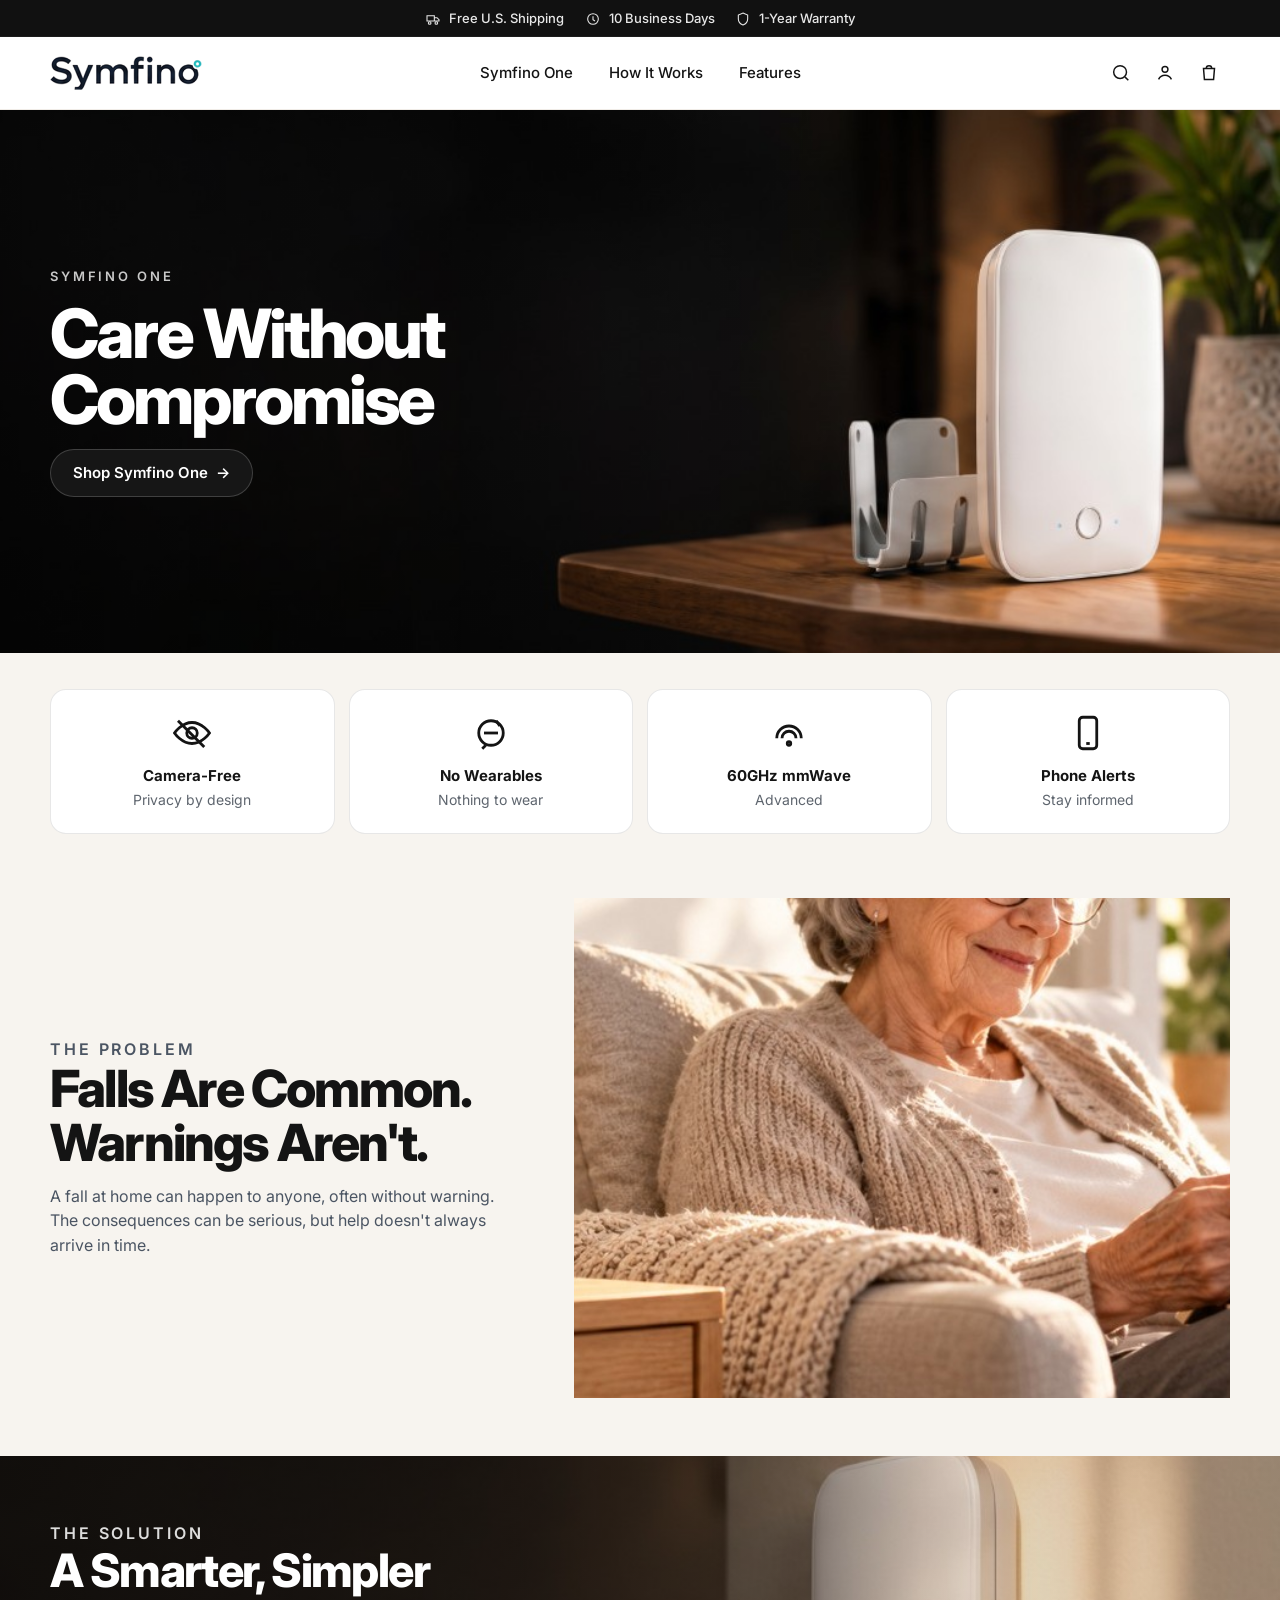
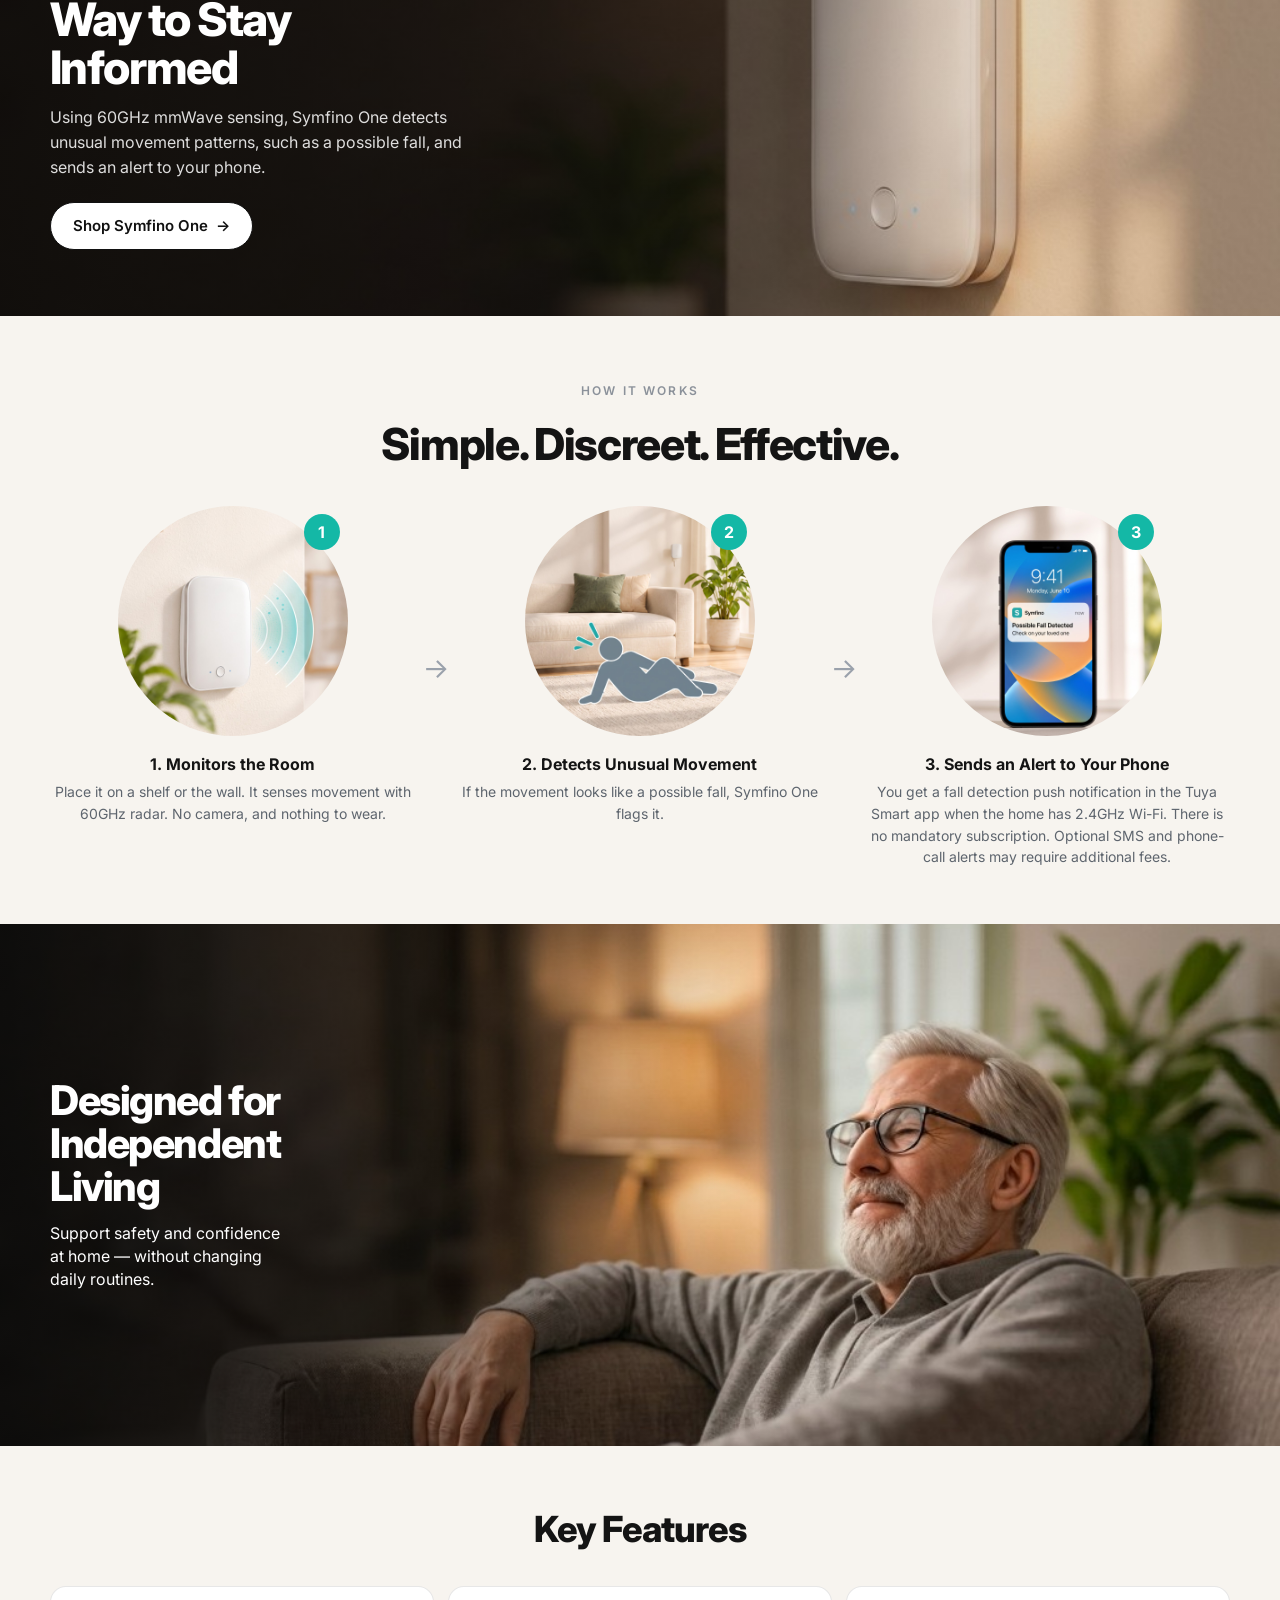
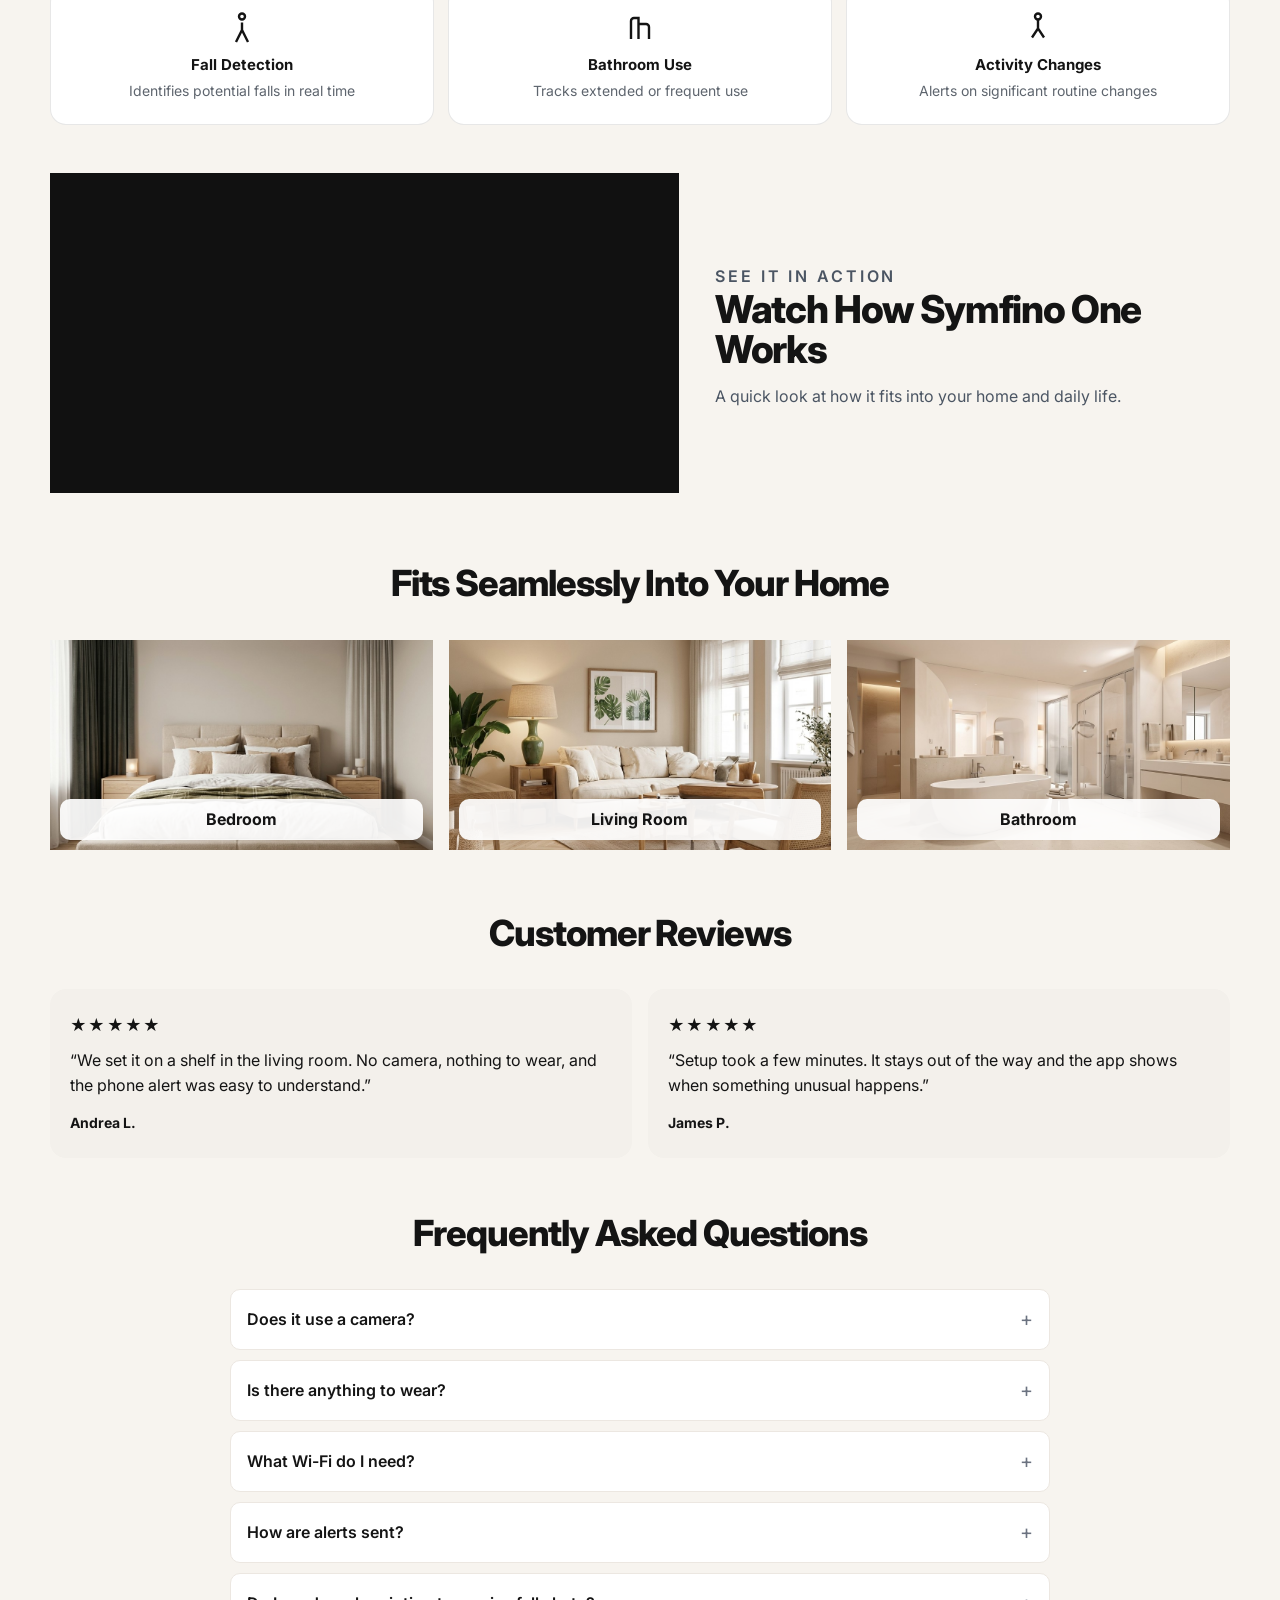
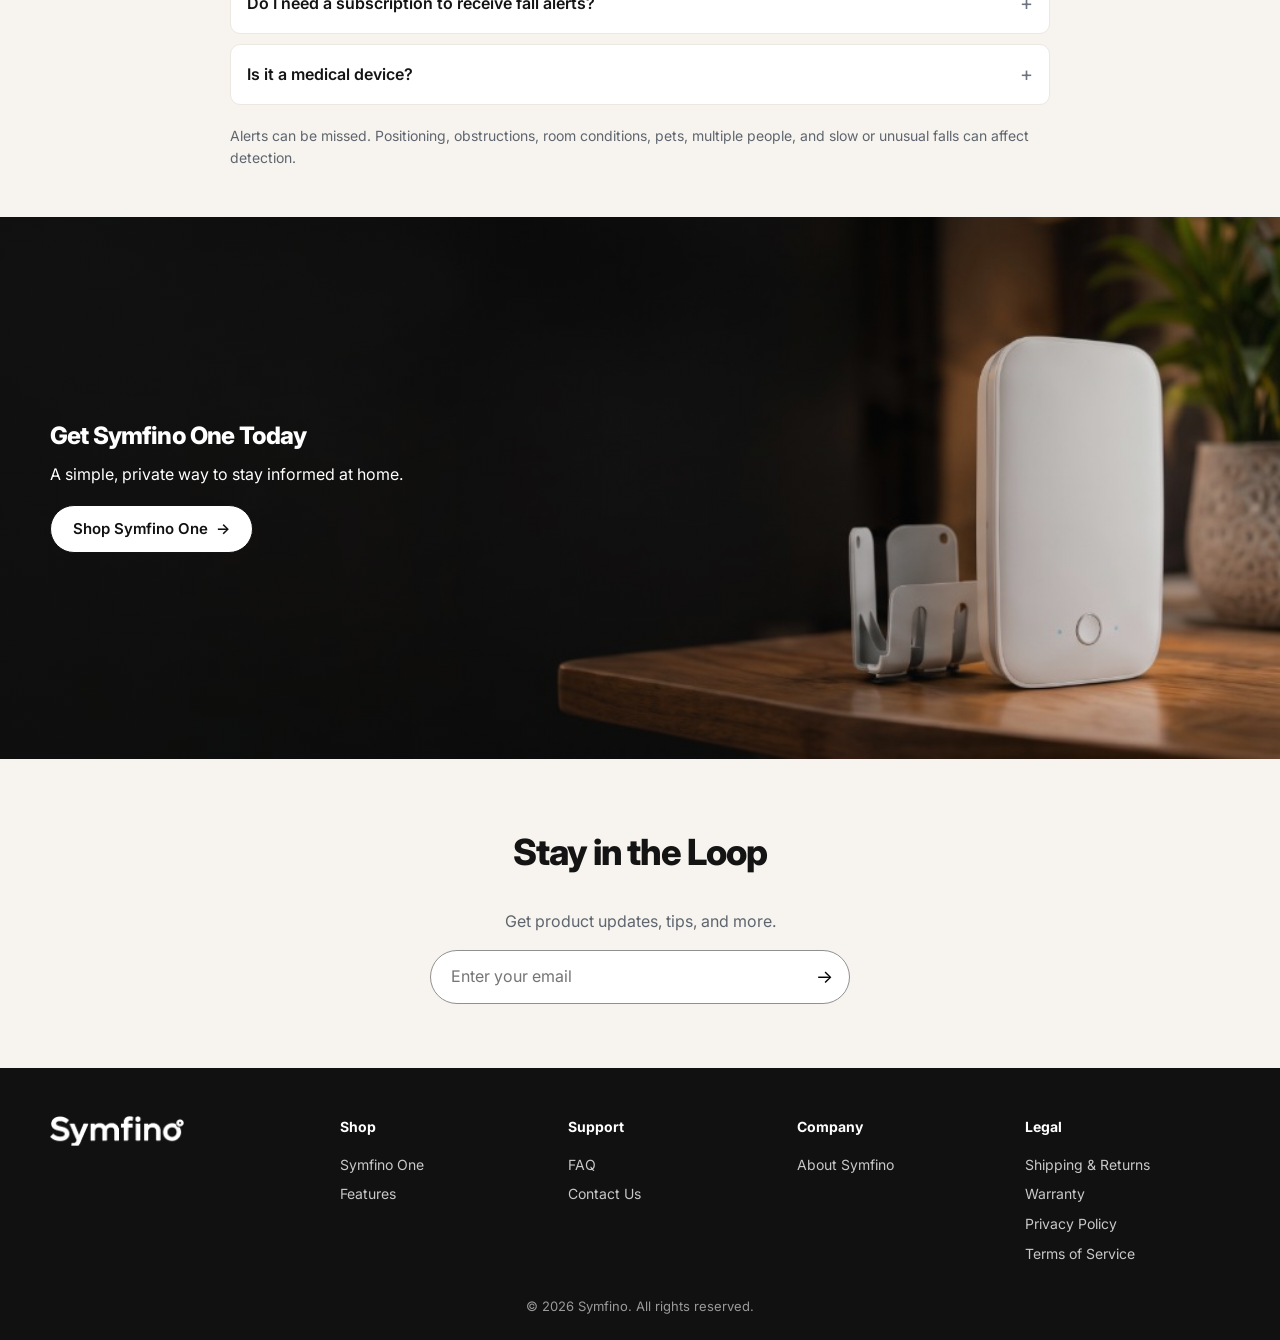
<file: index.html>
<!doctype html>
<html lang="en">
  <head>
    <meta charset="utf-8">
    <meta name="viewport" content="width=device-width, initial-scale=1">
    <meta name="theme-color" content="#111111">
    <title>Symfino One — Camera-Free Fall Monitoring</title>
    <meta name="description" content="Camera-free fall monitoring for the home. No camera and nothing to wear.">
    <link rel="canonical" href="https://scarss11.github.io/sketch/">
    <meta property="og:type" content="website">
    <meta property="og:site_name" content="Symfino">
    <meta property="og:title" content="Symfino One — Camera-Free Fall Monitoring">
    <meta property="og:description" content="Camera-free fall monitoring for the home. No camera and nothing to wear.">
    <meta property="og:url" content="https://scarss11.github.io/sketch/">
    <meta property="og:image" content="https://scarss11.github.io/sketch/preview/symfino/og.jpg">
    <meta property="og:image:width" content="1200">
    <meta property="og:image:height" content="630">
    <meta name="twitter:card" content="summary_large_image">
    <meta name="twitter:title" content="Symfino One — Camera-Free Fall Monitoring">
    <meta name="twitter:description" content="Camera-free fall monitoring for the home. No camera and nothing to wear.">
    <meta name="twitter:image" content="https://scarss11.github.io/sketch/preview/symfino/og.jpg">
    <link rel="preconnect" href="https://fonts.googleapis.com">
    <link rel="preconnect" href="https://fonts.gstatic.com" crossorigin>
    <link href="https://fonts.googleapis.com/css2?family=Inter:wght@400;500;600;700;800&display=swap" rel="stylesheet">
    <style>
      :root { --ink: #141414; --muted: #5e656e; --bg: #f7f4ef; --line: #e7e2db; --teal: #14b8a6; --black: #111111; }
      * { box-sizing: border-box; }
      html { scroll-behavior: smooth; scroll-padding-top: 88px; }
      body { margin: 0; background: var(--bg); color: var(--ink); font-family: Inter, Helvetica, Arial, sans-serif; line-height: 1.55; }
      a { color: inherit; text-decoration: none; }
      img { max-width: 100%; display: block; }
      button, input { font: inherit; }
      .announce { margin: 0; background: #111; color: #e8e8e8; display: flex; justify-content: center; align-items: center; gap: clamp(6px, 1.6vw, 22px); flex-wrap: nowrap; overflow: hidden; font-size: clamp(10px, 2.55vw, 13px); font-weight: 500; padding: 8px 8px; border-bottom: 1px solid #1c1c1c; white-space: nowrap; scrollbar-width: none; }
      .announce::-webkit-scrollbar { display: none; }
      .announce span { display: inline-flex; align-items: center; gap: 8px; flex: none; }
      .announce svg { flex: none; margin-top: 1px; }
      .site-header { background: #fff; color: var(--ink); position: sticky; top: 0; z-index: 20; border-bottom: 1px solid #f0ece7; }
      .bar { display: grid; grid-template-columns: 1fr auto; align-items: center; min-height: 72px; width: min(1180px, calc(100% - 40px)); margin: 0 auto; position: relative; }
      .start { display: flex; align-items: center; gap: 4px; position: relative; z-index: 2; pointer-events: none; }
      .start > * { pointer-events: auto; }
      .logo img { height: 34px; width: auto; }
      .icons { display: flex; align-items: center; gap: 2px; position: relative; z-index: 2; pointer-events: none; }
      .icons > * { pointer-events: auto; }
      .icon-link, .icon-btn { width: 42px; height: 42px; display: inline-flex; align-items: center; justify-content: center; border: 0; background: transparent; color: inherit; cursor: pointer; position: relative; }
      .icon-btn svg { position: absolute; inset: 0; margin: auto; }
      .icon-btn .icon-close, .icon-btn[aria-expanded="true"] .icon-open { display: none; }
      .icon-btn[aria-expanded="true"] .icon-close { display: block; }
      .site-nav { display: none; }
      .site-nav.is-open { display: block; position: absolute; left: 0; right: 0; top: 100%; background: #fff; border-bottom: 1px solid var(--line); padding: 8px 20px 18px; }
      .site-nav ul { list-style: none; margin: 0; padding: 0; }
      .site-nav a { display: block; font-size: 18px; font-weight: 600; padding: 12px 0; border-bottom: 1px solid #f0ece7; }
      @media (min-width: 800px) {
        .icon-btn { display: none; }
        .site-nav, .site-nav.is-open { display: flex; position: absolute; left: 0; right: 0; top: 50%; transform: translateY(-50%); justify-content: center; background: transparent; border: 0; padding: 0; }
        .site-nav ul { display: flex; gap: 8px; }
        .site-nav a { border: 0; font-size: 15px; font-weight: 500; padding: 8px 14px; }
        .only-mobile { display: none; }
      }
      .wrap { width: min(1180px, calc(100% - 40px)); margin: 0 auto; }
      .hero { position: relative; min-height: 320px; aspect-ratio: 1024 / 434; display: flex; align-items: center; overflow: hidden; background: #111; color: #fff; }
      .hero img { position: absolute; inset: 0; width: 100%; height: 100%; object-fit: cover; object-position: center; }
      .hero::after { content: ""; position: absolute; inset: 0; background: linear-gradient(90deg, rgba(0,0,0,.62) 0%, rgba(0,0,0,.28) 40%, rgba(0,0,0,0) 68%); }
      .hero-copy { position: relative; z-index: 1; width: min(1180px, calc(100% - 40px)); margin: 0 auto; }
      .eyebrow { margin: 0 0 14px; letter-spacing: .22em; text-transform: uppercase; font-size: 13px; font-weight: 600; color: rgba(255,255,255,.78); }
      .hero h1 { margin: 0 0 16px; max-width: 11ch; font-size: clamp(48px, 5.4vw, 68px); font-weight: 800; letter-spacing: -.045em; line-height: .98; color: #fff; }
      .hero .lede { margin: 0 0 26px; max-width: 34ch; color: rgba(255,255,255,.88); font-size: 18px; line-height: 1.45; }
      .hero .button { background: #161616; color: #fff; border-color: rgba(255,255,255,.18); }
      .button { display: inline-flex; align-items: center; gap: 8px; min-height: 48px; padding: 0 22px; border-radius: 999px; background: var(--black); color: #fff; font-weight: 600; font-size: 15px; border: 1px solid var(--black); cursor: pointer; }
      .button.light { background: #fff; color: var(--black); }
      .perks { display: grid; grid-template-columns: repeat(4, minmax(0, 1fr)); gap: 14px; padding: 36px 0; }
      .perks article { text-align: center; padding: 22px 14px; border: 1px solid rgba(20, 20, 20, .1); border-radius: 16px; background: #fff; }
      .perks .mark { width: 42px; height: 42px; margin: 0 auto 10px; color: var(--ink); }
      .perks h2 { margin: 0; font-size: 15px; font-weight: 700; }
      .perks p { margin: 2px 0 0; color: var(--muted); font-size: 14px; }
      .problem { display: grid; grid-template-columns: .88fr 1.12fr; gap: 8px; align-items: center; padding: 28px 0 48px; }
      .kicker { margin: 0 0 10px; letter-spacing: .18em; text-transform: uppercase; font-size: 12px; font-weight: 600; color: #8b919a; }
      .problem h2, .solution h2, .living h2, .cta h2, .action h2 { margin: 0 0 14px; font-weight: 800; letter-spacing: -.035em; line-height: 1.05; }
      .problem h2 { font-size: clamp(36px, 4vw, 52px); }
      .problem p, .solution p, .living p, .cta p, .action p { margin: 0; color: #4b5563; font-size: 16px; line-height: 1.55; max-width: 46ch; }
      .problem-photo { height: 500px; overflow: hidden; }
      .problem-photo img { width: 100%; height: 100%; object-fit: cover; object-position: 70% 0%; transform: scale(1.45); transform-origin: 72% 12%; border-radius: 0; }
      .solution { position: relative; min-height: 460px; display: flex; align-items: center; overflow: hidden; color: #fff; margin: 10px 0 56px; }
      .solution img { position: absolute; inset: 0; width: 100%; height: 100%; object-fit: cover; object-position: 82% center; }
      .solution::after { content: ""; position: absolute; inset: 0; background: linear-gradient(90deg, rgba(12,10,8,.82) 0%, rgba(12,10,8,.55) 42%, rgba(12,10,8,.12) 72%); }
      .solution div, .living div, .cta div { position: relative; z-index: 1; max-width: 520px; padding: 48px; }
      .solution .kicker, .solution p { color: rgba(255,255,255,.86); }
      .solution h2 { color: #fff; font-size: clamp(34px, 3.6vw, 48px); }
      .solution .button { margin-top: 22px; }
      .more { display: none; }
      .band { padding: 10px 0 56px; text-align: center; }
      .band h2 { margin: 0 0 28px; font-size: clamp(32px, 4vw, 44px); font-weight: 800; letter-spacing: -.03em; }
      .steps { display: grid; grid-template-columns: 1fr auto 1fr auto 1fr; align-items: start; gap: 8px; }
      .steps article { text-align: center; }
      .circle { position: relative; width: min(100%, 230px); margin: 0 auto 16px; }
      .circle img { width: 100%; aspect-ratio: 1; object-fit: cover; border-radius: 50%; }
      .badge { position: absolute; top: 8px; right: 8px; width: 36px; height: 36px; border-radius: 50%; background: var(--teal); color: #fff; display: grid; place-items: center; font-weight: 700; }
      .arrow { align-self: center; color: #9aa1ab; font-size: 28px; margin-top: -36px; }
      .steps h3 { margin: 0; font-size: 16px; font-weight: 700; }
      .steps p { margin: 4px 0 0; color: var(--muted); font-size: 14px; }
      .living, .cta { position: relative; min-height: 340px; overflow: hidden; display: flex; align-items: center; color: #fff; margin-bottom: 56px; }
      .living img, .cta img { position: absolute; inset: 0; width: 100%; height: 100%; object-fit: cover; }
      .living img { object-position: 78% center; }
      .cta { aspect-ratio: 1024 / 434; min-height: 300px; }
      .cta img { object-position: center; }
      .living::after, .cta::after { content: ""; position: absolute; inset: 0; background: linear-gradient(90deg, rgba(16,16,16,.72) 0%, rgba(16,16,16,.35) 48%, rgba(16,16,16,.12) 100%); }
      @media (min-width: 801px) {
        .living { aspect-ratio: 2.45 / 1; min-height: 280px; }
        .living img { object-position: 64% 18%; }
        .living::after { background: linear-gradient(90deg, rgba(8,8,8,.82) 0%, rgba(8,8,8,.5) 26%, rgba(8,8,8,.12) 48%, rgba(8,8,8,0) 62%); }
        .living div { max-width: 460px; padding: 40px 48px; }
        .solution div, .living div, .cta div { padding-left: max(48px, calc(50% - 590px)); }
        .living, .cta { max-height: 640px; }
        .living h2 { font-size: clamp(34px, 3.2vw, 46px); max-width: 11ch; }
        .living p { max-width: 24ch; font-size: 16px; line-height: 1.45; }
      }
      .living h2, .cta h2, .living p, .cta p { color: #fff; }
      .cta .button { margin-top: 18px; }
      .section-title { margin: 0 0 28px; text-align: center; font-size: clamp(28px, 3vw, 36px); font-weight: 800; letter-spacing: -.03em; }
      .feats { display: grid; grid-template-columns: repeat(3, minmax(0, 1fr)); gap: 14px; padding-bottom: 48px; }
      .feats article { text-align: center; padding: 22px 14px; border: 1px solid rgba(20, 20, 20, .1); border-radius: 16px; background: #fff; }
      .feats .mark { width: 36px; height: 36px; margin: 0 auto 8px; }
      .feats h2 { margin: 0; font-size: 15px; font-weight: 700; }
      .feats p { margin: 4px 0 0; color: var(--muted); font-size: 14px; }
      .action { display: grid; grid-template-columns: 1.1fr .9fr; gap: 36px; align-items: center; padding-bottom: 56px; }
      .player { position: relative; overflow: hidden; }
      .player img, .player video { width: 100%; height: 320px; object-fit: cover; background: #111; }
      .play { position: absolute; left: 50%; top: 50%; transform: translate(-50%, -50%); width: 64px; height: 64px; border-radius: 50%; background: rgba(255,255,255,.92); color: #111; display: grid; place-items: center; }
      .time { position: absolute; right: 12px; bottom: 12px; background: rgba(0,0,0,.65); color: #fff; border-radius: 6px; padding: 2px 8px; font-size: 12px; }
      .action h2 { font-size: clamp(32px, 3vw, 44px); }
      .rooms-head { text-align: center; }
      .rooms-wrap { position: relative; padding-bottom: 56px; }
      .rooms { display: grid; grid-template-columns: repeat(3, minmax(0, 1fr)); gap: 16px; }
      .rooms figure { margin: 0; position: relative; overflow: hidden; }
      .rooms img { width: 100%; height: 210px; object-fit: cover; }
      .rooms figcaption { position: absolute; left: 10px; right: 10px; bottom: 10px; background: rgba(255,255,255,.92); border-radius: 10px; text-align: center; font-weight: 700; padding: 8px; }
      #features { scroll-margin-top: 88px; }
      .reviews { text-align: center; padding-bottom: 48px; }
      .review-card { max-width: 640px; margin: 0 auto; background: #f3f0eb; border-radius: 16px; padding: 36px 24px; }
      .review-grid { display: grid; grid-template-columns: repeat(2, minmax(0, 1fr)); gap: 16px; text-align: left; }
      .review-grid article { background: #f3f0eb; border-radius: 16px; padding: 24px 20px; }
      .review-grid .stars { margin: 0 0 10px; letter-spacing: .08em; }
      .review-grid p { margin: 0; }
      .review-grid .who { margin-top: 14px; font-weight: 700; font-size: 14px; }
      .review-icon { width: 48px; height: 48px; margin: 0 auto 10px; color: #111; }
      .review-card p { margin: 8px 0 16px; font-weight: 600; }
      .ask { max-width: 820px; margin: 0 auto 48px; }
      .ask details { background: #fff; border: 1px solid #ece7e1; border-radius: 10px; margin-bottom: 10px; padding: 0 16px; }
      .ask summary { cursor: pointer; list-style: none; display: flex; justify-content: space-between; align-items: center; gap: 12px; padding: 14px 0; font-weight: 600; }
      .ask summary::-webkit-details-marker { display: none; }
      .ask summary::after { content: "+"; color: #6b7280; font-size: 20px; font-weight: 400; }
      .ask details[open] summary::after { content: "–"; }
      .ask p { margin: 0 0 14px; color: var(--muted); }
      .note { max-width: 820px; margin: -28px auto 48px; color: var(--muted); font-size: 14px; }
      .loop { text-align: center; padding: 10px 0 64px; }
      .loop p { margin: 8px 0 16px; color: var(--muted); }
      .loop form { display: flex; align-items: center; max-width: 420px; margin: 0 auto; background: #fff; border: 1.5px solid #909090; border-radius: 999px; padding: 4px 4px 4px 18px; }
      .loop input { flex: 1; border: 0; background: transparent; min-height: 44px; outline: none; }
      .loop button { width: 42px; height: 42px; border: 0; border-radius: 50%; background: transparent; cursor: pointer; font-size: 18px; }
      .site-footer { background: #111; color: #d7d7d7; padding: 48px 0 24px; }
      .foot { display: grid; grid-template-columns: 1.3fr repeat(4, 1fr); gap: 24px; }
      .site-footer h2 { margin: 0 0 12px; color: #fff; font-size: 14px; font-weight: 700; }
      .site-footer ul { margin: 0; padding: 0; list-style: none; }
      .site-footer li a { display: inline-block; padding: 4px 0; color: #c8c8c8; font-size: 14px; }
      .site-footer .logo img { height: 30px; filter: brightness(0) invert(1); }
      .copy { text-align: center; color: #9a9a9a; font-size: 13px; margin: 28px 0 0; }
      @media (max-width: 800px) {
        .hero { min-height: 420px; aspect-ratio: auto; height: min(600px, calc(100vh - 220px)); height: min(600px, calc(100svh - 200px)); align-items: flex-end; }
        .hero img { object-position: center 6%; }
        .hero::after { background: linear-gradient(180deg, rgba(0,0,0,0) 45%, rgba(0,0,0,.45) 68%, rgba(0,0,0,.82) 100%); }
        .hero-copy { width: auto; max-width: none; margin: 0 20px 48px; padding: 0; }
        .hero h1 { font-size: 34px; max-width: 12ch; line-height: 1.02; }
        .hero .lede { display: none; }
        .perks, .feats, .foot { grid-template-columns: 1fr 1fr; }
        .problem, .action, .steps, .how-grid { grid-template-columns: 1fr; }
        .arrow { display: none; }
        .rooms, .review-grid { grid-template-columns: 1fr; }
        .problem-photo { height: 280px; transform: none; }
        .problem-photo img { transform: none; object-position: center 20%; }
        .problem h2, .band h2, .section-title, .action h2 { font-size: 30px; }
        .solution, .living, .cta { min-height: 480px; aspect-ratio: auto; align-items: flex-end; }
        .solution img { object-position: 80% center; }
        .living img { object-position: 72% 20%; }
        .cta img { object-position: 88% 60%; }
        .solution::after, .living::after, .cta::after { background: linear-gradient(90deg, rgba(0,0,0,.92) 0%, rgba(0,0,0,.76) 38%, rgba(0,0,0,.2) 58%, rgba(0,0,0,0) 72%), linear-gradient(180deg, rgba(0,0,0,0) 55%, rgba(0,0,0,.45) 100%); }
        .solution div, .living div, .cta div { min-width: 0; width: auto; max-width: 62%; padding: 24px 18px 28px; }
        .solution h2, .living h2, .cta h2 { font-size: 28px; line-height: 1.05; max-width: 12ch; }
        .solution p, .living p, .cta p, .action p, .problem p { max-width: none; font-size: 15px; }
        .hero .button, .solution .button, .cta .button { white-space: nowrap; font-size: 14px; padding: 0 16px; }
        .player, .rooms figure { margin-left: -20px; margin-right: -20px; }
        .rooms { gap: 12px; }
        .solution .more { display: inline-grid; place-items: center; width: 40px; height: 40px; margin: 2px 0 4px; padding: 0; border: 1px solid rgba(255,255,255,.45); border-radius: 50%; background: rgba(0,0,0,.35); color: #fff; cursor: pointer; transition: transform .2s; }
        .solution .is-open .more { transform: rotate(180deg); }
        .solution #solution-text { display: none; }
        .solution .is-open #solution-text { display: block; }
      }
      @media (max-width: 560px) {
        .perks, .feats, .foot { grid-template-columns: 1fr; }
      }
    </style>
    <link rel="icon" href="favicon.ico" sizes="any">
    <link rel="icon" type="image/png" sizes="32x32" href="preview/symfino/favicon-32.png">
    <link rel="apple-touch-icon" href="preview/symfino/apple-touch-icon.png">
  </head>
  <body>
    <p class="announce">
      <span><svg width="16" height="16" viewBox="0 0 24 24" fill="none" stroke="currentColor" stroke-width="1.6"><path d="M3 7h11v8H3zM14 10h4l3 3v2h-7z"/><circle cx="7" cy="18" r="2"/><circle cx="17" cy="18" r="2"/></svg> Free U.S. Shipping</span>
      <span><svg width="16" height="16" viewBox="0 0 24 24" fill="none" stroke="currentColor" stroke-width="1.6"><circle cx="12" cy="12" r="8"/><path d="M12 8v5l3 2"/></svg> 10 Business Days</span>
      <span><svg width="16" height="16" viewBox="0 0 24 24" fill="none" stroke="currentColor" stroke-width="1.6"><path d="M12 3l7 3v6c0 4.5-3 7.5-7 9-4-1.5-7-4.5-7-9V6z"/></svg> 1-Year Warranty</span>
    </p>
    <header class="site-header">
      <div class="bar">
        <div class="start">
          <button class="icon-btn" type="button" aria-expanded="false" aria-controls="SiteNav" aria-label="Open menu" data-label-open="Open menu" data-label-close="Close menu">
            <svg class="icon-open" width="22" height="22" viewBox="0 0 24 24" fill="none" stroke="currentColor" stroke-width="1.6" aria-hidden="true"><path d="M3 7h18M3 12h18M3 17h18"/></svg>
            <svg class="icon-close" width="22" height="22" viewBox="0 0 24 24" fill="none" stroke="currentColor" stroke-width="1.6" aria-hidden="true"><path d="M6 6l12 12M18 6L6 18"/></svg>
          </button>
          <a class="logo" href="index.html"><img src="preview/symfino/logo.png" alt="Symfino"></a>
        </div>
        <nav id="SiteNav" class="site-nav" aria-label="Page">
          <ul>
            <li><a href="shop.html">Symfino One</a></li>
            <li><a href="how.html">How It Works</a></li>
            <li><a href="#features">Features</a></li>
            <li class="only-mobile"><a href="account.html">Account</a></li>
            <li class="only-mobile"><a href="cart.html">Cart</a></li>
          </ul>
        </nav>
        <div class="icons">
          <a class="icon-link" href="shop.html" aria-label="Search"><svg width="22" height="22" viewBox="0 0 24 24" fill="none" stroke="currentColor" stroke-width="1.6"><circle cx="11" cy="11" r="7"/><path d="M20 20l-3.5-3.5"/></svg></a>
          <a class="icon-link" href="account.html" aria-label="Account"><svg width="22" height="22" viewBox="0 0 24 24" fill="none" stroke="currentColor" stroke-width="1.6"><circle cx="12" cy="8" r="3.2"/><path d="M5 19c1.4-3 3.8-4.5 7-4.5S17.6 16 19 19"/></svg></a>
          <a class="icon-link" href="cart.html" aria-label="Cart"><svg width="22" height="22" viewBox="0 0 24 24" fill="none" stroke="currentColor" stroke-width="1.6"><path d="M6 7h12l-1 12H7z"/><path d="M9 7a3 3 0 0 1 6 0"/></svg></a>
        </div>
      </div>
    </header>

    <main>
      <section class="hero">
        <picture>
          <source media="(max-width: 800px)" srcset="preview/symfino/hero-mobile.jpg">
          <img src="preview/symfino/hero-banner.jpg" alt="Symfino One on a table.">
        </picture>
        <div class="hero-copy">
          <p class="eyebrow">Symfino One</p>
          <h1>Care Without Compromise</h1>
          <a class="button" href="shop.html">Shop Symfino One <span aria-hidden="true">→</span></a>
        </div>
      </section>

      <section class="wrap">
        <div class="perks">
          <article><div class="mark" aria-hidden="true"><svg viewBox="0 0 24 24" fill="none" stroke="currentColor" stroke-width="1.6"><path d="M2 12s4-6 10-6 10 6 10 6-4 6-10 6S2 12 2 12z"/><circle cx="12" cy="12" r="3"/><path d="M4 5l15 15"/></svg></div><h2>Camera-Free</h2><p>Privacy by design</p></article>
          <article><div class="mark" aria-hidden="true"><svg viewBox="0 0 24 24" fill="none" stroke="currentColor" stroke-width="1.6"><circle cx="12" cy="12" r="7"/><path d="M8 12h8"/><path d="M15 5l2 3M9 19l-2 2"/></svg></div><h2>No Wearables</h2><p>Nothing to wear</p></article>
          <article><div class="mark" aria-hidden="true"><svg viewBox="0 0 24 24" fill="none" stroke="currentColor" stroke-width="1.6"><path d="M5 15a7 7 0 0 1 14 0"/><path d="M8 15a4 4 0 0 1 8 0"/><circle cx="12" cy="18" r="1"/></svg></div><h2>60GHz mmWave</h2><p>Advanced</p></article>
          <article><div class="mark" aria-hidden="true"><svg viewBox="0 0 24 24" fill="none" stroke="currentColor" stroke-width="1.6"><rect x="7" y="3" width="10" height="18" rx="2"/><path d="M11 18h2"/></svg></div><h2>Phone Alerts</h2><p>Stay informed</p></article>
        </div>
      </section>

      <section class="wrap problem">
        <div>
          <p class="kicker">The Problem</p>
          <h2>Falls Are Common. Warnings Aren't.</h2>
          <p>A fall at home can happen to anyone, often without warning. The consequences can be serious, but help doesn't always arrive in time.</p>
        </div>
        <div class="problem-photo"><img src="preview/symfino/lifestyle.jpg" alt="A person at home."></div>
      </section>

      <section class="bleed">
        <div class="solution">
          <img src="preview/symfino/device-wall.jpg" alt="Symfino One on the wall.">
          <div>
            <p class="kicker">The Solution</p>
            <h2>A Smarter, Simpler Way to Stay Informed</h2>
            <button class="more" type="button" aria-expanded="false" aria-controls="solution-text" aria-label="Show more"><svg width="22" height="22" viewBox="0 0 24 24" fill="none" aria-hidden="true"><path d="M6 9l6 6 6-6" stroke="currentColor" stroke-width="2.2" stroke-linecap="round" stroke-linejoin="round"/></svg></button>
            <p id="solution-text">Using 60GHz mmWave sensing, Symfino One detects unusual movement patterns, such as a possible fall, and sends an alert to your phone.</p>
            <a class="button light" href="shop.html">Shop Symfino One <span aria-hidden="true">→</span></a>
          </div>
        </div>
      </section>

      <section class="wrap band" id="how">
        <p class="kicker">How It Works</p>
        <h2>Simple. Discreet. Effective.</h2>
        <div class="steps">
          <article>
            <div class="circle"><img src="preview/symfino/step-monitor.jpg" alt="Symfino One sensing the room."><span class="badge">1</span></div>
            <h3>1. Monitors the Room</h3>
            <p>Place it on a shelf or the wall. It senses movement with 60GHz radar. No camera, and nothing to wear.</p>
          </article>
          <div class="arrow" aria-hidden="true">→</div>
          <article>
            <div class="circle"><img src="preview/symfino/step-fall.jpg" alt="A possible fall at home."><span class="badge">2</span></div>
            <h3>2. Detects Unusual Movement</h3>
            <p>If the movement looks like a possible fall, Symfino One flags it.</p>
          </article>
          <div class="arrow" aria-hidden="true">→</div>
          <article>
            <div class="circle"><img src="preview/symfino/step-alert.jpg" alt="A phone alert from Symfino."><span class="badge">3</span></div>
            <h3>3. Sends an Alert to Your Phone</h3>
            <p>You get a fall detection push notification in the Tuya Smart app when the home has 2.4GHz Wi-Fi. There is no mandatory subscription. Optional SMS and phone-call alerts may require additional fees.</p>
          </article>
        </div>
      </section>

      <section class="bleed">
        <div class="living">
          <img src="preview/symfino/living-man.jpg" alt="Designed for independent living.">
          <div>
            <h2>Designed for Independent Living</h2>
            <p>Support safety and confidence at home — without changing daily routines.</p>
          </div>
        </div>
      </section>

      <section class="wrap" id="features">
        <h2 class="section-title">Key Features</h2>
        <div class="feats">
          <article><div class="mark" aria-hidden="true"><svg viewBox="0 0 24 24" fill="none" stroke="currentColor" stroke-width="1.6"><circle cx="12" cy="5" r="2"/><path d="M8 22l4-8 4 8M12 9v5"/></svg></div><h2>Fall Detection</h2><p>Identifies potential falls in real time</p></article>
          <article><div class="mark" aria-hidden="true"><svg viewBox="0 0 24 24" fill="none" stroke="currentColor" stroke-width="1.6"><path d="M6 20V8a2 2 0 0 1 2-2h3v14"/><path d="M11 10h5a2 2 0 0 1 2 2v8"/></svg></div><h2>Bathroom Use</h2><p>Tracks extended or frequent use</p></article>
          <article><div class="mark" aria-hidden="true"><svg viewBox="0 0 24 24" fill="none" stroke="currentColor" stroke-width="1.6"><circle cx="12" cy="5" r="2"/><path d="M12 7v6l4 6M8 19l4-6"/></svg></div><h2>Activity Changes</h2><p>Alerts on significant routine changes</p></article>
        </div>
      </section>

      <section class="wrap action">
        <div class="player">
          <video src="preview/symfino/symfino-home.mp4" autoplay muted loop playsinline preload="metadata" aria-label="Symfino One in the home"></video>
        </div>
        <div>
          <p class="kicker">See It in Action</p>
          <h2>Watch How Symfino One Works</h2>
          <p>A quick look at how it fits into your home and daily life.</p>
        </div>
      </section>

      <section class="wrap rooms-wrap">
        <h2 class="section-title">Fits Seamlessly Into Your Home</h2>
        <div class="rooms">
          <figure><img src="preview/symfino/room-bedroom.jpg" alt="A bedroom."><figcaption>Bedroom</figcaption></figure>
          <figure><img src="preview/symfino/room-living.jpg" alt="A living room."><figcaption>Living Room</figcaption></figure>
          <figure><img src="preview/symfino/room-bathroom.jpg" alt="A bathroom."><figcaption>Bathroom</figcaption></figure>
        </div>
      </section>

      <section class="wrap reviews">
        <h2 class="section-title">Customer Reviews</h2>
        <div class="review-grid">
          <article><p class="stars" aria-label="5 stars">★★★★★</p><p>“We set it on a shelf in the living room. No camera, nothing to wear, and the phone alert was easy to understand.”</p><p class="who">Andrea L.</p></article>
          <article><p class="stars" aria-label="5 stars">★★★★★</p><p>“Setup took a few minutes. It stays out of the way and the app shows when something unusual happens.”</p><p class="who">James P.</p></article>
        </div>
      </section>

      <section class="wrap">
        <h2 class="section-title">Frequently Asked Questions</h2>
        <div class="ask">
          <details><summary>Does it use a camera?</summary><p>No. Symfino One uses 60GHz mmWave radar. It does not record images or video.</p></details>
          <details><summary>Is there anything to wear?</summary><p>No. Nothing to wear.</p></details>
          <details><summary>What Wi-Fi do I need?</summary><p>2.4GHz Wi-Fi is required for remote alerts.</p></details>
          <details><summary>How are alerts sent?</summary><p>Fall detection push notifications are sent through the Tuya Smart app when Wi-Fi and internet are available.</p></details>
          <details><summary>Do I need a subscription to receive fall alerts?</summary><p>No. Symfino One sends fall detection push notifications through the Tuya Smart app without a mandatory subscription. Optional SMS and phone-call alerts may incur additional charges.</p></details>
          <details><summary>Is it a medical device?</summary><p>No. It is not a medical device or a substitute for emergency assistance.</p></details>
        </div>
        <p class="note">Alerts can be missed. Positioning, obstructions, room conditions, pets, multiple people, and slow or unusual falls can affect detection.</p>
      </section>

      <section class="bleed">
        <div class="cta">
          <img src="preview/symfino/hero-banner.jpg" alt="Symfino One">
          <div>
            <h2>Get Symfino One Today</h2>
            <p>A simple, private way to stay informed at home.</p>
            <a class="button light" href="shop.html">Shop Symfino One <span aria-hidden="true">→</span></a>
          </div>
        </div>
      </section>

      <section class="wrap loop">
        <h2 class="section-title">Stay in the Loop</h2>
        <p>Get product updates, tips, and more.</p>
        <form action="#newsletter">
          <input type="email" placeholder="Enter your email" aria-label="Email" required>
          <button type="submit" aria-label="Subscribe">→</button>
        </form>
      </section>
    </main>

    <footer class="site-footer">
      <div class="wrap foot">
        <a class="logo" href="index.html"><img src="preview/symfino/logo.png" alt="Symfino"></a>
        <div>
          <h2>Shop</h2>
          <ul>
            <li><a href="shop.html">Symfino One</a></li>
            <li><a href="#features">Features</a></li>
          </ul>
        </div>
        <div>
          <h2>Support</h2>
          <ul>
            <li><a href="faq.html">FAQ</a></li>
            <li><a href="contact.html">Contact Us</a></li>
          </ul>
        </div>
        <div>
          <h2>Company</h2>
          <ul>
            <li><a href="care.html">About Symfino</a></li>
          </ul>
        </div>
        <div>
          <h2>Legal</h2>
          <ul>
            <li><a href="care.html#shipping">Shipping &amp; Returns</a></li>
            <li><a href="care.html#warranty">Warranty</a></li>
            <li><a href="contact.html#privacy">Privacy Policy</a></li>
            <li><a href="contact.html#terms">Terms of Service</a></li>
          </ul>
        </div>
      </div>
      <p class="copy">© 2026 Symfino. All rights reserved.</p>
    </footer>
    <script>
      (function () {
        var button = document.querySelector('button.icon-btn');
        var nav = document.getElementById('SiteNav');
        function setOpen(open) {
          button.setAttribute('aria-expanded', String(open));
          button.setAttribute('aria-label', open ? button.dataset.labelClose : button.dataset.labelOpen);
          nav.classList.toggle('is-open', open);
        }
        button.addEventListener('click', function () { setOpen(button.getAttribute('aria-expanded') !== 'true'); });
        nav.addEventListener('click', function (event) { if (event.target.closest('a')) setOpen(false); });
        document.querySelectorAll('button.more').forEach(function (more) {
          more.addEventListener('click', function () {
            var open = more.getAttribute('aria-expanded') !== 'true';
            more.setAttribute('aria-expanded', String(open));
            more.setAttribute('aria-label', open ? 'Show less' : 'Show more');
            more.parentElement.classList.toggle('is-open', open);
          });
        });
      })();
    </script>
  </body>
</html>
</file>
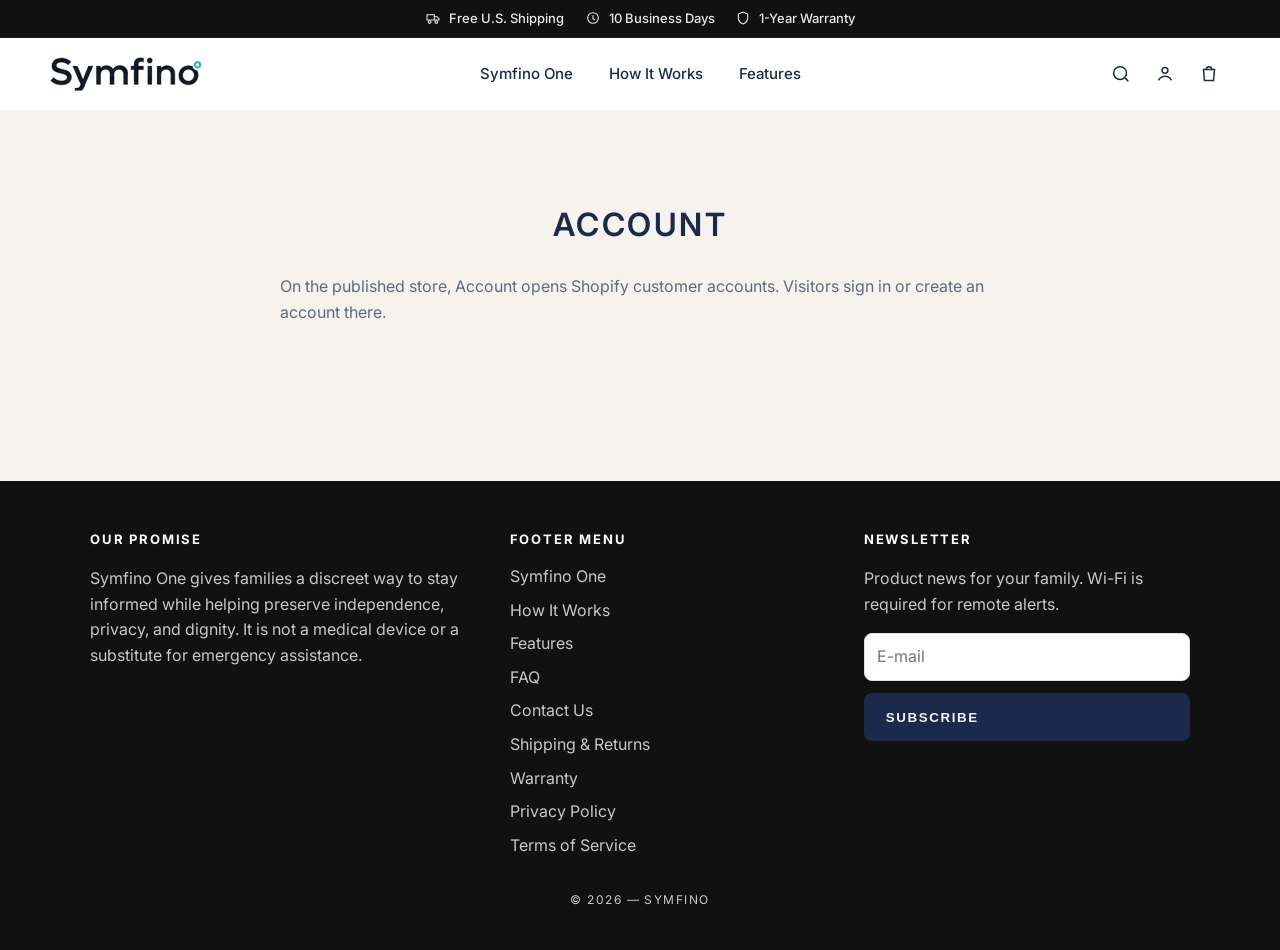
<file: account.html>
<!doctype html>
<html lang="en">
<head>
  <meta charset="utf-8">
  <meta name="viewport" content="width=device-width, initial-scale=1">
  <title>Account — Symfino</title>
  <meta name="description" content="Your Symfino account.">
  <link rel="canonical" href="https://scarss11.github.io/sketch/account.html">
  <meta property="og:type" content="website">
  <meta property="og:site_name" content="Symfino">
  <meta property="og:title" content="Account — Symfino">
  <meta property="og:description" content="Your Symfino account.">
  <meta property="og:url" content="https://scarss11.github.io/sketch/account.html">
  <meta property="og:image" content="https://scarss11.github.io/sketch/preview/symfino/og.jpg">
  <meta name="twitter:card" content="summary_large_image">
  <meta name="twitter:image" content="https://scarss11.github.io/sketch/preview/symfino/og.jpg">
  <link href="https://fonts.googleapis.com/css2?family=Inter:wght@400;500;600;700;800&display=swap" rel="stylesheet">
  <style>
    :root { --ink:#1b2a4a; --muted:#5d6b7c; --teal:#1c9a8b; --bg:#f6f3ee; --line:#e7e1d8; }
    * { box-sizing:border-box; }
    body { margin:0; background:var(--bg); color:var(--ink); font-family:Inter,Helvetica,Arial,sans-serif; line-height:1.6; }
    a { color:inherit; text-decoration:none; }
    img { max-width:100%; display:block; }
    .announce { margin: 0; background: #111; color: #e8e8e8; display: flex; justify-content: center; align-items: center; gap: clamp(6px, 1.6vw, 22px); flex-wrap: nowrap; overflow: hidden; font-size: clamp(10px, 2.55vw, 13px); font-weight: 500; padding: 8px 8px; border-bottom: 1px solid #1c1c1c; white-space: nowrap; scrollbar-width: none; }
    .announce::-webkit-scrollbar { display: none; }
    .announce span { display: inline-flex; align-items: center; gap: 8px; flex: none; }
    .announce svg { flex: none; }
    .site-header { background: #fff; color: var(--ink); position: sticky; top: 0; z-index: 20; border-bottom: 1px solid #f0ece7; }
    .bar { display: grid; grid-template-columns: 1fr auto; align-items: center; min-height: 72px; width: min(1180px, calc(100% - 40px)); margin: 0 auto; position: relative; }
    .start { display: flex; align-items: center; gap: 4px; position: relative; z-index: 2; pointer-events: none; }
    .start > * { pointer-events: auto; }
    .logo img { height: 34px; width: auto; }
    .icons { display: flex; align-items: center; gap: 2px; position: relative; z-index: 2; pointer-events: none; }
    .icons > * { pointer-events: auto; }
    .icon-link, .icon-btn { width: 42px; height: 42px; display: inline-flex; align-items: center; justify-content: center; border: 0; background: transparent; color: inherit; cursor: pointer; position: relative; }
    .icon-btn svg { position: absolute; inset: 0; margin: auto; }
    .icon-btn .icon-close, .icon-btn[aria-expanded="true"] .icon-open { display: none; }
    .icon-btn[aria-expanded="true"] .icon-close { display: block; }
    .site-nav { display: none; }
    .site-nav.is-open { display: block; position: absolute; left: 0; right: 0; top: 100%; background: #fff; border-bottom: 1px solid var(--line); padding: 8px 20px 18px; }
    .site-nav ul { list-style: none; margin: 0; padding: 0; }
    .site-nav a { display: block; font-size: 18px; font-weight: 600; padding: 12px 0; border-bottom: 1px solid #f0ece7; text-transform: none; letter-spacing: 0; }
    @media (min-width: 800px) {
      .icon-btn { display: none; }
      .site-nav, .site-nav.is-open { display: flex; position: absolute; left: 0; right: 0; top: 50%; transform: translateY(-50%); justify-content: center; background: transparent; border: 0; padding: 0; }
      .site-nav ul { display: flex; gap: 8px; width: auto; margin: 0; padding: 0; }
      .site-nav a { border: 0; font-size: 15px; font-weight: 500; padding: 8px 14px; text-transform: none; letter-spacing: 0; }
      .only-mobile { display: none; }
    }
    .wrap { width: min(1100px, calc(100% - 32px)); margin: 0 auto; }

    .page { padding:88px 0 120px; }
    .page h1 { margin:0 0 24px; text-align:center; font-weight:600; letter-spacing:.08em; text-transform:uppercase; }
    .copy { max-width:720px; margin:0 auto; }
    .copy h2 { margin:28px 0 8px; font-size:20px; letter-spacing:.06em; text-transform:uppercase; }
    .copy p { color:var(--muted); margin:0 0 12px; }
    .copy img { width:100%; border-radius:32px; margin-bottom:20px; }
    .product { max-width:360px; }
    .product img { width:100%; aspect-ratio:1; object-fit:cover; border-radius:32px; background:#fff; }

    .site-footer { background:#111; color:#d7d7d7; padding:48px 0 28px; margin-top:24px; }
    .foot { display:grid; grid-template-columns:1.2fr 1fr 1fr; gap:28px; }
    .site-footer h2 { margin:0 0 10px; color:#fff; font-size:13px; letter-spacing:.14em; text-transform:uppercase; }
    .site-footer p, .site-footer li a { color:#c8c8c8; }
    .legal { color:#9a9a9a; }
    .site-footer ul { margin:0; padding:0; list-style:none; }
    .site-footer li a { display:inline-block; padding:4px 0; }
    .legal { text-align:center; letter-spacing:.12em; text-transform:uppercase; font-size:12px; margin-top:28px; }
    @media (max-width:700px) { .foot { grid-template-columns:1fr; } }
    .button { display:inline-flex; min-height:48px; align-items:center; padding:0 22px; border-radius:8px; background:var(--ink); color:var(--bg); letter-spacing:.12em; text-transform:uppercase; font-weight:600; border:0; }
    details { border-bottom:1px solid var(--line); }
    summary { cursor:pointer; padding:16px 0; font-weight:700; }
    .cart { display:grid; grid-template-columns:96px 1fr auto; gap:16px; align-items:center; background:#fff; border:1px solid var(--line); border-radius:32px; padding:16px; max-width:720px; }
    .cart img { width:96px; height:96px; object-fit:cover; border-radius:8px; }
    form { display:flex; flex-direction:column; gap:12px; max-width:640px; margin:0 auto; }
    .row { display:grid; grid-template-columns:1fr 1fr; gap:12px; }
    input, textarea { min-height:48px; border:1px solid var(--line); border-radius:8px; padding:10px 12px; font:inherit; width:100%; }
    textarea { min-height:140px; }
    @media (max-width:700px) { .row, .cart { grid-template-columns:1fr; } }
  </style>
  <link rel="icon" href="favicon.ico" sizes="any">
  <link rel="icon" type="image/png" sizes="32x32" href="preview/symfino/favicon-32.png">
  <link rel="apple-touch-icon" href="preview/symfino/apple-touch-icon.png">
</head>
<body>
  <p class="announce">
    <span><svg width="16" height="16" viewBox="0 0 24 24" fill="none" stroke="currentColor" stroke-width="1.6"><path d="M3 7h11v8H3zM14 10h4l3 3v2h-7z"/><circle cx="7" cy="18" r="2"/><circle cx="17" cy="18" r="2"/></svg> Free U.S. Shipping</span>
    <span><svg width="16" height="16" viewBox="0 0 24 24" fill="none" stroke="currentColor" stroke-width="1.6"><circle cx="12" cy="12" r="8"/><path d="M12 8v5l3 2"/></svg> 10 Business Days</span>
    <span><svg width="16" height="16" viewBox="0 0 24 24" fill="none" stroke="currentColor" stroke-width="1.6"><path d="M12 3l7 3v6c0 4.5-3 7.5-7 9-4-1.5-7-4.5-7-9V6z"/></svg> 1-Year Warranty</span>
  </p>
  <header class="site-header">
    <div class="bar">
      <div class="start">
        <button class="icon-btn" type="button" aria-expanded="false" aria-controls="SiteNav" aria-label="Open menu" data-label-open="Open menu" data-label-close="Close menu">
          <svg class="icon-open" width="22" height="22" viewBox="0 0 24 24" fill="none" stroke="currentColor" stroke-width="1.6" aria-hidden="true"><path d="M3 7h18M3 12h18M3 17h18"/></svg>
          <svg class="icon-close" width="22" height="22" viewBox="0 0 24 24" fill="none" stroke="currentColor" stroke-width="1.6" aria-hidden="true"><path d="M6 6l12 12M18 6L6 18"/></svg>
        </button>
        <a class="logo" href="index.html"><img src="preview/symfino/logo.png" alt="Symfino"></a>
      </div>
      <nav id="SiteNav" class="site-nav" aria-label="Page">
        <ul>
          <li><a href="shop.html">Symfino One</a></li>
          <li><a href="how.html">How It Works</a></li>
          <li><a href="index.html#features">Features</a></li>
          <li class="only-mobile"><a href="account.html">Account</a></li>
          <li class="only-mobile"><a href="cart.html">Cart</a></li>
        </ul>
      </nav>
      <div class="icons">
        <a class="icon-link" href="shop.html" aria-label="Search"><svg width="22" height="22" viewBox="0 0 24 24" fill="none" stroke="currentColor" stroke-width="1.6"><circle cx="11" cy="11" r="7"/><path d="M20 20l-3.5-3.5"/></svg></a>
        <a class="icon-link" href="account.html" aria-label="Account"><svg width="22" height="22" viewBox="0 0 24 24" fill="none" stroke="currentColor" stroke-width="1.6"><circle cx="12" cy="8" r="3.2"/><path d="M5 19c1.4-3 3.8-4.5 7-4.5S17.6 16 19 19"/></svg></a>
        <a class="icon-link" href="cart.html" aria-label="Cart"><svg width="22" height="22" viewBox="0 0 24 24" fill="none" stroke="currentColor" stroke-width="1.6"><path d="M6 7h12l-1 12H7z"/><path d="M9 7a3 3 0 0 1 6 0"/></svg></a>
      </div>
    </div>
  </header>

  <main class="page"><div class="wrap copy">
    
<h1>Account</h1>
<p>On the published store, Account opens Shopify customer accounts. Visitors sign in or create an account there.</p>

  </div></main>
  <footer class="site-footer">
  <div class="wrap foot">
    <div>
      <h2>Our promise</h2>
      <p>Symfino One gives families a discreet way to stay informed while helping preserve independence, privacy, and dignity. It is not a medical device or a substitute for emergency assistance.</p>
    </div>
    <div>
      <h2>Footer menu</h2>
      <ul>
        <li><a href="shop.html">Symfino One</a></li>
        <li><a href="how.html">How It Works</a></li>
        <li><a href="index.html#features">Features</a></li>
        <li><a href="faq.html">FAQ</a></li>
        <li><a href="contact.html">Contact Us</a></li>
        <li><a href="care.html#shipping">Shipping &amp; Returns</a></li>
        <li><a href="care.html#warranty">Warranty</a></li>
        <li><a href="contact.html#privacy">Privacy Policy</a></li>
        <li><a href="contact.html#terms">Terms of Service</a></li>
      </ul>
    </div>
    <div>
      <h2>Newsletter</h2>
      <p>Product news for your family. Wi-Fi is required for remote alerts.</p>
      <form action="#newsletter">
        <input type="email" placeholder="E-mail" aria-label="E-mail" required>
        <button class="button" type="submit">Subscribe</button>
      </form>
    </div>
  </div>
  <p class="legal">© 2026 — Symfino</p>
</footer>
  <script>
    (function () {
      var button = document.querySelector('button.icon-btn');
      var nav = document.getElementById('SiteNav');
      if (!button || !nav) return;
      button.addEventListener('click', function () {
        var open = button.getAttribute('aria-expanded') !== 'true';
        button.setAttribute('aria-expanded', String(open));
        button.setAttribute('aria-label', open ? button.dataset.labelClose : button.dataset.labelOpen);
        nav.classList.toggle('is-open', open);
      });
      nav.addEventListener('click', function (event) { if (event.target.closest('a')) nav.classList.remove('is-open'); });
    })();
  </script>
</body>
</html>
</file>
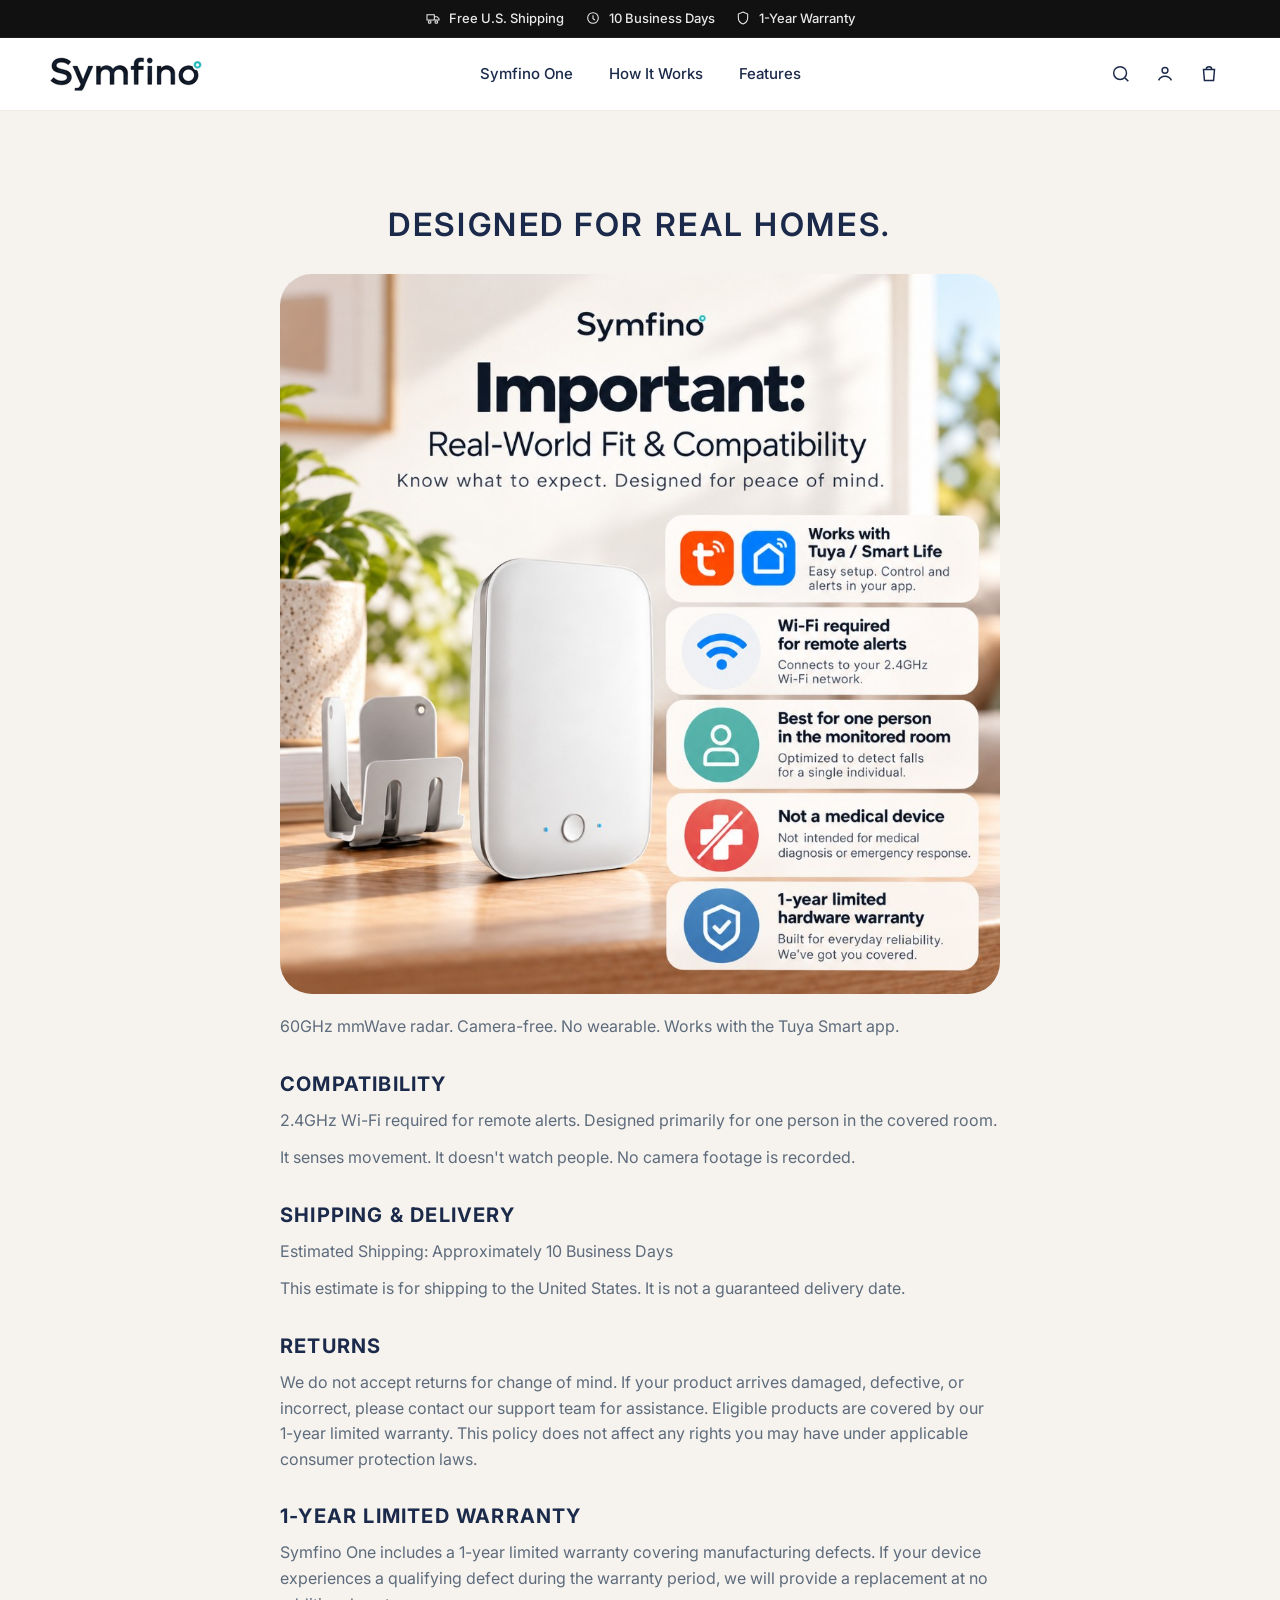
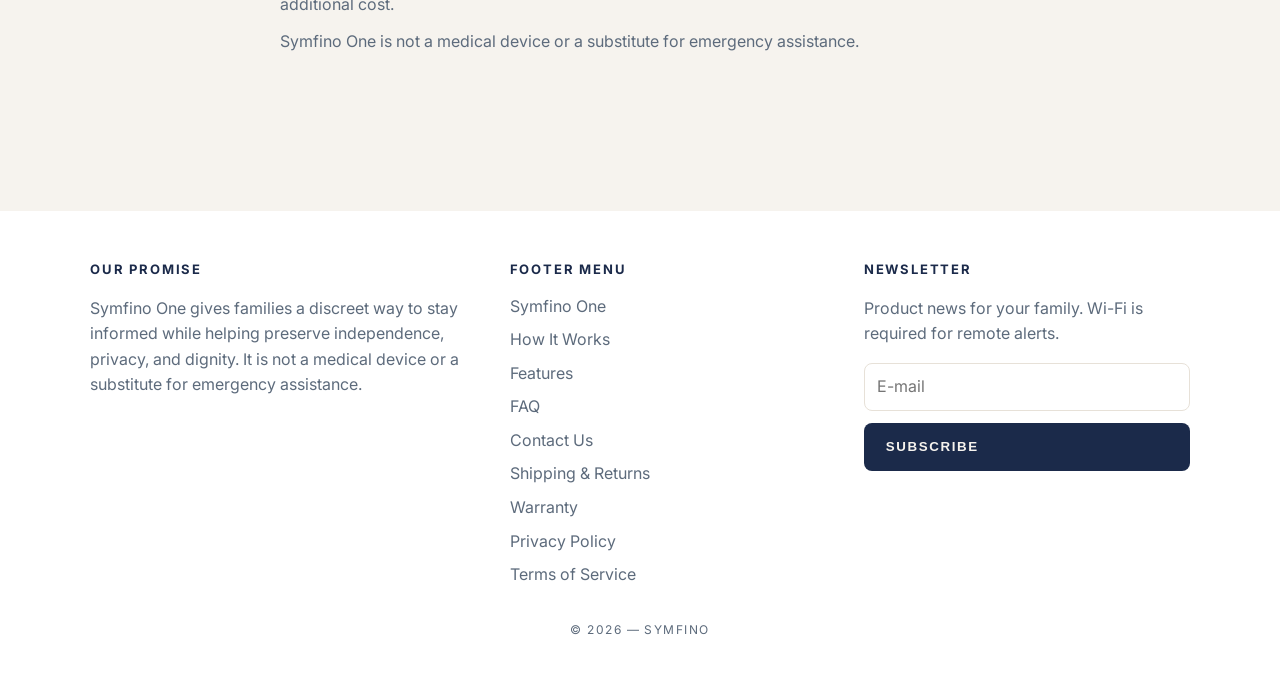
<file: care.html>
<!doctype html>
<html lang="en">
<head>
  <meta charset="utf-8">
  <meta name="viewport" content="width=device-width, initial-scale=1">
  <title>Care — Symfino</title>
  <meta name="description" content="Shipping, the return policy, and the 1-year limited warranty.">
  <link rel="canonical" href="https://scarss11.github.io/sketch/care.html">
  <meta property="og:type" content="website">
  <meta property="og:site_name" content="Symfino">
  <meta property="og:title" content="Care — Symfino">
  <meta property="og:description" content="Shipping, the return policy, and the 1-year limited warranty.">
  <meta property="og:url" content="https://scarss11.github.io/sketch/care.html">
  <meta property="og:image" content="https://scarss11.github.io/sketch/preview/symfino/og.jpg">
  <meta name="twitter:card" content="summary_large_image">
  <meta name="twitter:image" content="https://scarss11.github.io/sketch/preview/symfino/og.jpg">
  <link href="https://fonts.googleapis.com/css2?family=Inter:wght@400;500;600;700;800&display=swap" rel="stylesheet">
  <style>
    :root { --ink:#1b2a4a; --muted:#5d6b7c; --teal:#1c9a8b; --bg:#f6f3ee; --line:#e7e1d8; }
    * { box-sizing:border-box; }
    html { scroll-padding-top: 88px; }
    body { margin:0; background:var(--bg); color:var(--ink); font-family:Inter,Helvetica,Arial,sans-serif; line-height:1.6; }
    a { color:inherit; text-decoration:none; }
    img { max-width:100%; display:block; }
    .announce { margin: 0; background: #111; color: #e8e8e8; display: flex; justify-content: center; align-items: center; gap: clamp(6px, 1.6vw, 22px); flex-wrap: nowrap; overflow: hidden; font-size: clamp(10px, 2.55vw, 13px); font-weight: 500; padding: 8px 8px; border-bottom: 1px solid #1c1c1c; white-space: nowrap; scrollbar-width: none; }
    .announce::-webkit-scrollbar { display: none; }
    .announce span { display: inline-flex; align-items: center; gap: 8px; flex: none; }
    .announce svg { flex: none; }
    .site-header { background: #fff; color: var(--ink); position: sticky; top: 0; z-index: 20; border-bottom: 1px solid #f0ece7; }
    .bar { display: grid; grid-template-columns: 1fr auto; align-items: center; min-height: 72px; width: min(1180px, calc(100% - 40px)); margin: 0 auto; position: relative; }
    .start { display: flex; align-items: center; gap: 4px; position: relative; z-index: 2; pointer-events: none; }
    .start > * { pointer-events: auto; }
    .logo img { height: 34px; width: auto; }
    .icons { display: flex; align-items: center; gap: 2px; position: relative; z-index: 2; pointer-events: none; }
    .icons > * { pointer-events: auto; }
    .icon-link, .icon-btn { width: 42px; height: 42px; display: inline-flex; align-items: center; justify-content: center; border: 0; background: transparent; color: inherit; cursor: pointer; position: relative; }
    .icon-btn svg { position: absolute; inset: 0; margin: auto; }
    .icon-btn .icon-close, .icon-btn[aria-expanded="true"] .icon-open { display: none; }
    .icon-btn[aria-expanded="true"] .icon-close { display: block; }
    .site-nav { display: none; }
    .site-nav.is-open { display: block; position: absolute; left: 0; right: 0; top: 100%; background: #fff; border-bottom: 1px solid var(--line); padding: 8px 20px 18px; }
    .site-nav ul { list-style: none; margin: 0; padding: 0; }
    .site-nav a { display: block; font-size: 18px; font-weight: 600; padding: 12px 0; border-bottom: 1px solid #f0ece7; text-transform: none; letter-spacing: 0; }
    @media (min-width: 800px) {
      .icon-btn { display: none; }
      .site-nav, .site-nav.is-open { display: flex; position: absolute; left: 0; right: 0; top: 50%; transform: translateY(-50%); justify-content: center; background: transparent; border: 0; padding: 0; }
      .site-nav ul { display: flex; gap: 8px; width: auto; margin: 0; padding: 0; }
      .site-nav a { border: 0; font-size: 15px; font-weight: 500; padding: 8px 14px; text-transform: none; letter-spacing: 0; }
      .only-mobile { display: none; }
    }
    .wrap { width: min(1100px, calc(100% - 32px)); margin: 0 auto; }

    .page { padding:88px 0 120px; }
    .page h1 { margin:0 0 24px; text-align:center; font-weight:600; letter-spacing:.08em; text-transform:uppercase; }
    .copy { max-width:720px; margin:0 auto; }
    .copy h2 { margin:28px 0 8px; font-size:20px; letter-spacing:.06em; text-transform:uppercase; }
    .copy p { color:var(--muted); margin:0 0 12px; }
    .copy img { width:100%; border-radius:32px; margin-bottom:20px; }
    .product { max-width:360px; }
    .product img { width:100%; aspect-ratio:1; object-fit:cover; border-radius:32px; background:#fff; }

    .site-footer { background:#fff; color:var(--muted); padding:48px 0 28px; margin-top:24px; }
    .foot { display:grid; grid-template-columns:1.2fr 1fr 1fr; gap:28px; }
    .site-footer h2 { margin:0 0 10px; color:var(--ink); font-size:13px; letter-spacing:.14em; text-transform:uppercase; }
    .site-footer ul { margin:0; padding:0; list-style:none; }
    .site-footer li a { display:inline-block; padding:4px 0; }
    .legal { text-align:center; letter-spacing:.12em; text-transform:uppercase; font-size:12px; margin-top:28px; }
    @media (max-width:700px) { .foot { grid-template-columns:1fr; } }
    .button { display:inline-flex; min-height:48px; align-items:center; padding:0 22px; border-radius:8px; background:var(--ink); color:var(--bg); letter-spacing:.12em; text-transform:uppercase; font-weight:600; border:0; }
    details { border-bottom:1px solid var(--line); }
    summary { cursor:pointer; padding:16px 0; font-weight:700; }
    .cart { display:grid; grid-template-columns:96px 1fr auto; gap:16px; align-items:center; background:#fff; border:1px solid var(--line); border-radius:32px; padding:16px; max-width:720px; }
    .cart img { width:96px; height:96px; object-fit:cover; border-radius:8px; }
    form { display:flex; flex-direction:column; gap:12px; max-width:640px; margin:0 auto; }
    .row { display:grid; grid-template-columns:1fr 1fr; gap:12px; }
    input, textarea { min-height:48px; border:1px solid var(--line); border-radius:8px; padding:10px 12px; font:inherit; width:100%; }
    textarea { min-height:140px; }
    @media (max-width:700px) { .row, .cart { grid-template-columns:1fr; } }
  </style>
  <link rel="icon" href="favicon.ico" sizes="any">
  <link rel="icon" type="image/png" sizes="32x32" href="preview/symfino/favicon-32.png">
  <link rel="apple-touch-icon" href="preview/symfino/apple-touch-icon.png">
</head>
<body>
  <p class="announce">
    <span><svg width="16" height="16" viewBox="0 0 24 24" fill="none" stroke="currentColor" stroke-width="1.6"><path d="M3 7h11v8H3zM14 10h4l3 3v2h-7z"/><circle cx="7" cy="18" r="2"/><circle cx="17" cy="18" r="2"/></svg> Free U.S. Shipping</span>
    <span><svg width="16" height="16" viewBox="0 0 24 24" fill="none" stroke="currentColor" stroke-width="1.6"><circle cx="12" cy="12" r="8"/><path d="M12 8v5l3 2"/></svg> 10 Business Days</span>
    <span><svg width="16" height="16" viewBox="0 0 24 24" fill="none" stroke="currentColor" stroke-width="1.6"><path d="M12 3l7 3v6c0 4.5-3 7.5-7 9-4-1.5-7-4.5-7-9V6z"/></svg> 1-Year Warranty</span>
  </p>
  <header class="site-header">
    <div class="bar">
      <div class="start">
        <button class="icon-btn" type="button" aria-expanded="false" aria-controls="SiteNav" aria-label="Open menu" data-label-open="Open menu" data-label-close="Close menu">
          <svg class="icon-open" width="22" height="22" viewBox="0 0 24 24" fill="none" stroke="currentColor" stroke-width="1.6" aria-hidden="true"><path d="M3 7h18M3 12h18M3 17h18"/></svg>
          <svg class="icon-close" width="22" height="22" viewBox="0 0 24 24" fill="none" stroke="currentColor" stroke-width="1.6" aria-hidden="true"><path d="M6 6l12 12M18 6L6 18"/></svg>
        </button>
        <a class="logo" href="index.html"><img src="preview/symfino/logo.png" alt="Symfino"></a>
      </div>
      <nav id="SiteNav" class="site-nav" aria-label="Page">
        <ul>
          <li><a href="shop.html">Symfino One</a></li>
          <li><a href="how.html">How It Works</a></li>
          <li><a href="index.html#features">Features</a></li>
          <li class="only-mobile"><a href="account.html">Account</a></li>
          <li class="only-mobile"><a href="cart.html">Cart</a></li>
        </ul>
      </nav>
      <div class="icons">
        <a class="icon-link" href="shop.html" aria-label="Search"><svg width="22" height="22" viewBox="0 0 24 24" fill="none" stroke="currentColor" stroke-width="1.6"><circle cx="11" cy="11" r="7"/><path d="M20 20l-3.5-3.5"/></svg></a>
        <a class="icon-link" href="account.html" aria-label="Account"><svg width="22" height="22" viewBox="0 0 24 24" fill="none" stroke="currentColor" stroke-width="1.6"><circle cx="12" cy="8" r="3.2"/><path d="M5 19c1.4-3 3.8-4.5 7-4.5S17.6 16 19 19"/></svg></a>
        <a class="icon-link" href="cart.html" aria-label="Cart"><svg width="22" height="22" viewBox="0 0 24 24" fill="none" stroke="currentColor" stroke-width="1.6"><path d="M6 7h12l-1 12H7z"/><path d="M9 7a3 3 0 0 1 6 0"/></svg></a>
      </div>
    </div>
  </header>

  <main class="page"><div class="wrap copy">
    
<h1>Designed for real homes.</h1>
<img src="preview/symfino/compatibility.jpg" alt="Compatibility and warranty">
<p>60GHz mmWave radar. Camera-free. No wearable. Works with the Tuya Smart app.</p>
<h2>Compatibility</h2>
<p>2.4GHz Wi-Fi required for remote alerts. Designed primarily for one person in the covered room.</p>
<p>It senses movement. It doesn't watch people. No camera footage is recorded.</p>
<h2 id="shipping">Shipping &amp; delivery</h2>
<p>Estimated Shipping: Approximately 10 Business Days</p>
<p>This estimate is for shipping to the United States. It is not a guaranteed delivery date.</p>
<h2 id="returns">Returns</h2>
<p>We do not accept returns for change of mind. If your product arrives damaged, defective, or incorrect, please contact our support team for assistance. Eligible products are covered by our 1-year limited warranty. This policy does not affect any rights you may have under applicable consumer protection laws.</p>
<h2 id="warranty">1-Year Limited Warranty</h2>
<p>Symfino One includes a 1-year limited warranty covering manufacturing defects. If your device experiences a qualifying defect during the warranty period, we will provide a replacement at no additional cost.</p>
<p>Symfino One is not a medical device or a substitute for emergency assistance.</p>

  </div></main>
  <footer class="site-footer">
  <div class="wrap foot">
    <div>
      <h2>Our promise</h2>
      <p>Symfino One gives families a discreet way to stay informed while helping preserve independence, privacy, and dignity. It is not a medical device or a substitute for emergency assistance.</p>
    </div>
    <div>
      <h2>Footer menu</h2>
      <ul>
        <li><a href="shop.html">Symfino One</a></li>
        <li><a href="how.html">How It Works</a></li>
        <li><a href="index.html#features">Features</a></li>
        <li><a href="faq.html">FAQ</a></li>
        <li><a href="contact.html">Contact Us</a></li>
        <li><a href="care.html#shipping">Shipping &amp; Returns</a></li>
        <li><a href="care.html#warranty">Warranty</a></li>
        <li><a href="contact.html#privacy">Privacy Policy</a></li>
        <li><a href="contact.html#terms">Terms of Service</a></li>
      </ul>
    </div>
    <div>
      <h2>Newsletter</h2>
      <p>Product news for your family. Wi-Fi is required for remote alerts.</p>
      <form action="#newsletter">
        <input type="email" placeholder="E-mail" aria-label="E-mail" required>
        <button class="button" type="submit">Subscribe</button>
      </form>
    </div>
  </div>
  <p class="legal">© 2026 — Symfino</p>
</footer>
  <script>
    (function () {
      var button = document.querySelector('button.icon-btn');
      var nav = document.getElementById('SiteNav');
      if (!button || !nav) return;
      button.addEventListener('click', function () {
        var open = button.getAttribute('aria-expanded') !== 'true';
        button.setAttribute('aria-expanded', String(open));
        button.setAttribute('aria-label', open ? button.dataset.labelClose : button.dataset.labelOpen);
        nav.classList.toggle('is-open', open);
      });
      nav.addEventListener('click', function (event) { if (event.target.closest('a')) nav.classList.remove('is-open'); });
    })();
  </script>
</body>
</html>
</file>
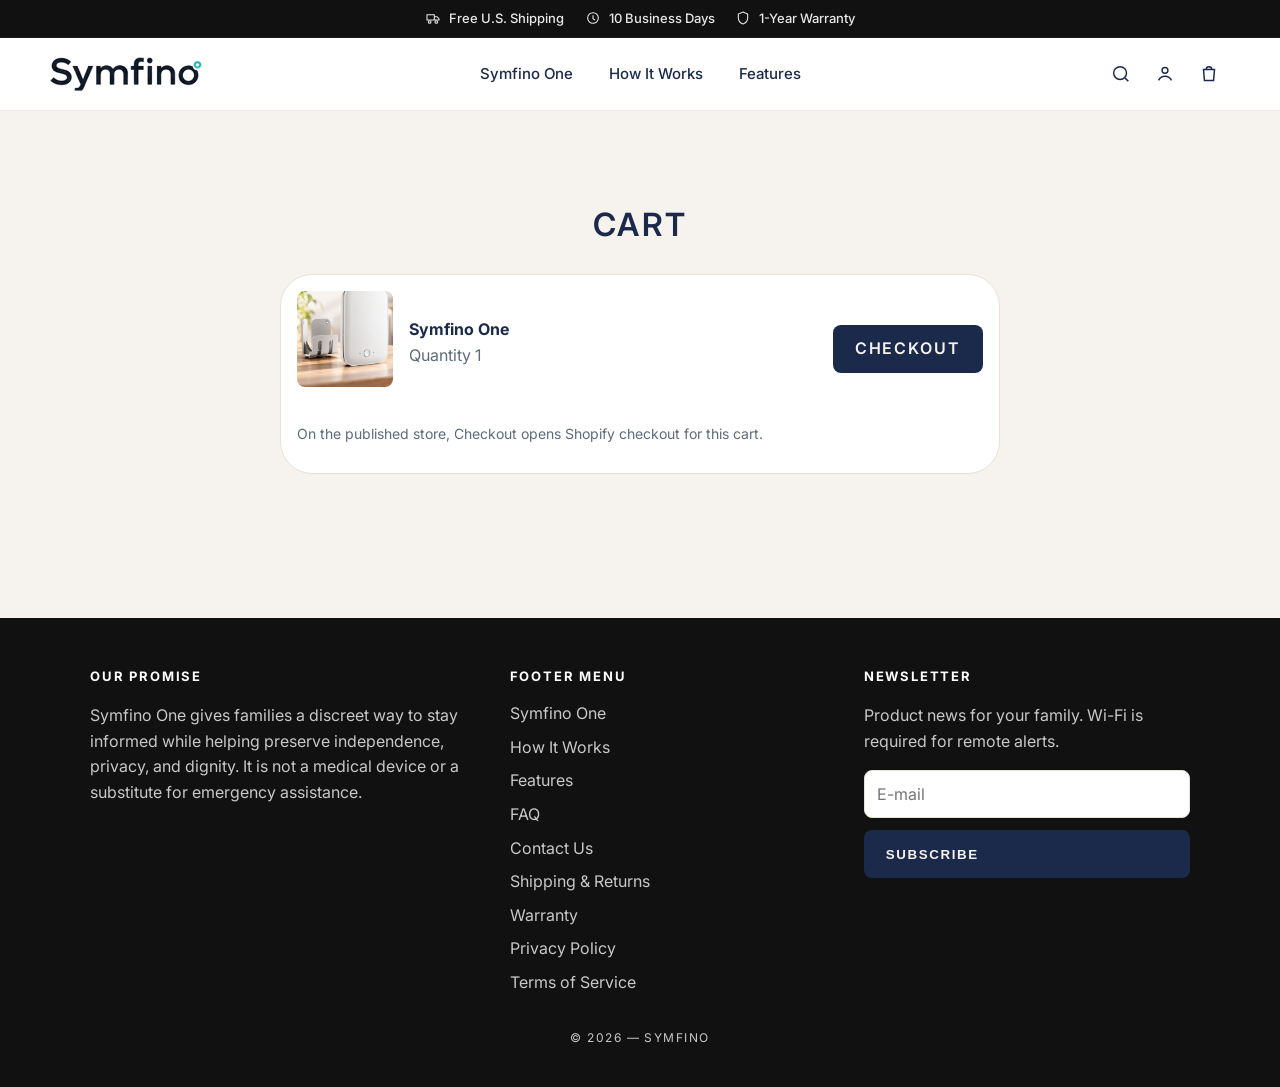
<file: cart.html>
<!doctype html>
<html lang="en">
<head>
  <meta charset="utf-8">
  <meta name="viewport" content="width=device-width, initial-scale=1">
  <title>Cart — Symfino</title>
  <meta name="description" content="Your Symfino cart.">
  <link rel="canonical" href="https://scarss11.github.io/sketch/cart.html">
  <meta property="og:type" content="website">
  <meta property="og:site_name" content="Symfino">
  <meta property="og:title" content="Cart — Symfino">
  <meta property="og:description" content="Your Symfino cart.">
  <meta property="og:url" content="https://scarss11.github.io/sketch/cart.html">
  <meta property="og:image" content="https://scarss11.github.io/sketch/preview/symfino/og.jpg">
  <meta name="twitter:card" content="summary_large_image">
  <meta name="twitter:image" content="https://scarss11.github.io/sketch/preview/symfino/og.jpg">
  <link href="https://fonts.googleapis.com/css2?family=Inter:wght@400;500;600;700;800&display=swap" rel="stylesheet">
  <style>
    :root { --ink:#1b2a4a; --muted:#5d6b7c; --teal:#1c9a8b; --bg:#f6f3ee; --line:#e7e1d8; }
    * { box-sizing:border-box; }
    body { margin:0; background:var(--bg); color:var(--ink); font-family:Inter,Helvetica,Arial,sans-serif; line-height:1.6; }
    a { color:inherit; text-decoration:none; }
    img { max-width:100%; display:block; }
    .announce { margin: 0; background: #111; color: #e8e8e8; display: flex; justify-content: center; align-items: center; gap: clamp(6px, 1.6vw, 22px); flex-wrap: nowrap; overflow: hidden; font-size: clamp(10px, 2.55vw, 13px); font-weight: 500; padding: 8px 8px; border-bottom: 1px solid #1c1c1c; white-space: nowrap; scrollbar-width: none; }
    .announce::-webkit-scrollbar { display: none; }
    .announce span { display: inline-flex; align-items: center; gap: 8px; flex: none; }
    .announce svg { flex: none; }
    .site-header { background: #fff; color: var(--ink); position: sticky; top: 0; z-index: 20; border-bottom: 1px solid #f0ece7; }
    .bar { display: grid; grid-template-columns: 1fr auto; align-items: center; min-height: 72px; width: min(1180px, calc(100% - 40px)); margin: 0 auto; position: relative; }
    .start { display: flex; align-items: center; gap: 4px; position: relative; z-index: 2; pointer-events: none; }
    .start > * { pointer-events: auto; }
    .logo img { height: 34px; width: auto; }
    .icons { display: flex; align-items: center; gap: 2px; position: relative; z-index: 2; pointer-events: none; }
    .icons > * { pointer-events: auto; }
    .icon-link, .icon-btn { width: 42px; height: 42px; display: inline-flex; align-items: center; justify-content: center; border: 0; background: transparent; color: inherit; cursor: pointer; position: relative; }
    .icon-btn svg { position: absolute; inset: 0; margin: auto; }
    .icon-btn .icon-close, .icon-btn[aria-expanded="true"] .icon-open { display: none; }
    .icon-btn[aria-expanded="true"] .icon-close { display: block; }
    .site-nav { display: none; }
    .site-nav.is-open { display: block; position: absolute; left: 0; right: 0; top: 100%; background: #fff; border-bottom: 1px solid var(--line); padding: 8px 20px 18px; }
    .site-nav ul { list-style: none; margin: 0; padding: 0; }
    .site-nav a { display: block; font-size: 18px; font-weight: 600; padding: 12px 0; border-bottom: 1px solid #f0ece7; text-transform: none; letter-spacing: 0; }
    @media (min-width: 800px) {
      .icon-btn { display: none; }
      .site-nav, .site-nav.is-open { display: flex; position: absolute; left: 0; right: 0; top: 50%; transform: translateY(-50%); justify-content: center; background: transparent; border: 0; padding: 0; }
      .site-nav ul { display: flex; gap: 8px; width: auto; margin: 0; padding: 0; }
      .site-nav a { border: 0; font-size: 15px; font-weight: 500; padding: 8px 14px; text-transform: none; letter-spacing: 0; }
      .only-mobile { display: none; }
    }
    .wrap { width: min(1100px, calc(100% - 32px)); margin: 0 auto; }

    .page { padding:88px 0 120px; }
    .page h1 { margin:0 0 24px; text-align:center; font-weight:600; letter-spacing:.08em; text-transform:uppercase; }
    .copy { max-width:720px; margin:0 auto; }
    .copy h2 { margin:28px 0 8px; font-size:20px; letter-spacing:.06em; text-transform:uppercase; }
    .copy p { color:var(--muted); margin:0 0 12px; }
    .copy img { width:100%; border-radius:32px; margin-bottom:20px; }
    .product { max-width:360px; }
    .product img { width:100%; aspect-ratio:1; object-fit:cover; border-radius:32px; background:#fff; }

    .site-footer { background:#111; color:#d7d7d7; padding:48px 0 28px; margin-top:24px; }
    .foot { display:grid; grid-template-columns:1.2fr 1fr 1fr; gap:28px; }
    .site-footer h2 { margin:0 0 10px; color:#fff; font-size:13px; letter-spacing:.14em; text-transform:uppercase; }
    .site-footer p, .site-footer li a { color:#c8c8c8; }
    .legal { color:#9a9a9a; }
    .site-footer ul { margin:0; padding:0; list-style:none; }
    .site-footer li a { display:inline-block; padding:4px 0; }
    .legal { text-align:center; letter-spacing:.12em; text-transform:uppercase; font-size:12px; margin-top:28px; }
    @media (max-width:700px) { .foot { grid-template-columns:1fr; } }
    .button { display:inline-flex; min-height:48px; align-items:center; padding:0 22px; border-radius:8px; background:var(--ink); color:var(--bg); letter-spacing:.12em; text-transform:uppercase; font-weight:600; border:0; }
    details { border-bottom:1px solid var(--line); }
    summary { cursor:pointer; padding:16px 0; font-weight:700; }
    .cart { display:grid; grid-template-columns:96px 1fr auto; gap:16px; align-items:center; background:#fff; border:1px solid var(--line); border-radius:32px; padding:16px; max-width:720px; }
    .cart img { width:96px; height:96px; object-fit:cover; border-radius:8px; }
    .cart-note { grid-column: 1 / -1; margin: 0; color: var(--muted); font-size: 14px; }
    form { display:flex; flex-direction:column; gap:12px; max-width:640px; margin:0 auto; }
    .row { display:grid; grid-template-columns:1fr 1fr; gap:12px; }
    input, textarea { min-height:48px; border:1px solid var(--line); border-radius:8px; padding:10px 12px; font:inherit; width:100%; }
    textarea { min-height:140px; }
    @media (max-width:700px) { .row, .cart { grid-template-columns:1fr; } }
  </style>
  <link rel="icon" href="favicon.ico" sizes="any">
  <link rel="icon" type="image/png" sizes="32x32" href="preview/symfino/favicon-32.png">
  <link rel="apple-touch-icon" href="preview/symfino/apple-touch-icon.png">
</head>
<body>
  <p class="announce">
    <span><svg width="16" height="16" viewBox="0 0 24 24" fill="none" stroke="currentColor" stroke-width="1.6"><path d="M3 7h11v8H3zM14 10h4l3 3v2h-7z"/><circle cx="7" cy="18" r="2"/><circle cx="17" cy="18" r="2"/></svg> Free U.S. Shipping</span>
    <span><svg width="16" height="16" viewBox="0 0 24 24" fill="none" stroke="currentColor" stroke-width="1.6"><circle cx="12" cy="12" r="8"/><path d="M12 8v5l3 2"/></svg> 10 Business Days</span>
    <span><svg width="16" height="16" viewBox="0 0 24 24" fill="none" stroke="currentColor" stroke-width="1.6"><path d="M12 3l7 3v6c0 4.5-3 7.5-7 9-4-1.5-7-4.5-7-9V6z"/></svg> 1-Year Warranty</span>
  </p>
  <header class="site-header">
    <div class="bar">
      <div class="start">
        <button class="icon-btn" type="button" aria-expanded="false" aria-controls="SiteNav" aria-label="Open menu" data-label-open="Open menu" data-label-close="Close menu">
          <svg class="icon-open" width="22" height="22" viewBox="0 0 24 24" fill="none" stroke="currentColor" stroke-width="1.6" aria-hidden="true"><path d="M3 7h18M3 12h18M3 17h18"/></svg>
          <svg class="icon-close" width="22" height="22" viewBox="0 0 24 24" fill="none" stroke="currentColor" stroke-width="1.6" aria-hidden="true"><path d="M6 6l12 12M18 6L6 18"/></svg>
        </button>
        <a class="logo" href="index.html"><img src="preview/symfino/logo.png" alt="Symfino"></a>
      </div>
      <nav id="SiteNav" class="site-nav" aria-label="Page">
        <ul>
          <li><a href="shop.html">Symfino One</a></li>
          <li><a href="how.html">How It Works</a></li>
          <li><a href="index.html#features">Features</a></li>
          <li class="only-mobile"><a href="account.html">Account</a></li>
          <li class="only-mobile"><a href="cart.html">Cart</a></li>
        </ul>
      </nav>
      <div class="icons">
        <a class="icon-link" href="shop.html" aria-label="Search"><svg width="22" height="22" viewBox="0 0 24 24" fill="none" stroke="currentColor" stroke-width="1.6"><circle cx="11" cy="11" r="7"/><path d="M20 20l-3.5-3.5"/></svg></a>
        <a class="icon-link" href="account.html" aria-label="Account"><svg width="22" height="22" viewBox="0 0 24 24" fill="none" stroke="currentColor" stroke-width="1.6"><circle cx="12" cy="8" r="3.2"/><path d="M5 19c1.4-3 3.8-4.5 7-4.5S17.6 16 19 19"/></svg></a>
        <a class="icon-link" href="cart.html" aria-label="Cart"><svg width="22" height="22" viewBox="0 0 24 24" fill="none" stroke="currentColor" stroke-width="1.6"><path d="M6 7h12l-1 12H7z"/><path d="M9 7a3 3 0 0 1 6 0"/></svg></a>
      </div>
    </div>
  </header>

  <main class="page"><div class="wrap copy">
    
<h1>Cart</h1>
<div class="cart">
  <img src="preview/symfino/product.jpg" alt="Symfino One">
  <div>
    <strong>Symfino One</strong>
    <p>Quantity 1</p>
  </div>
  <a class="button" href="shop.html">Checkout</a>
  <p class="cart-note">On the published store, Checkout opens Shopify checkout for this cart.</p>
</div>

  </div></main>
  <footer class="site-footer">
  <div class="wrap foot">
    <div>
      <h2>Our promise</h2>
      <p>Symfino One gives families a discreet way to stay informed while helping preserve independence, privacy, and dignity. It is not a medical device or a substitute for emergency assistance.</p>
    </div>
    <div>
      <h2>Footer menu</h2>
      <ul>
        <li><a href="shop.html">Symfino One</a></li>
        <li><a href="how.html">How It Works</a></li>
        <li><a href="index.html#features">Features</a></li>
        <li><a href="faq.html">FAQ</a></li>
        <li><a href="contact.html">Contact Us</a></li>
        <li><a href="care.html#shipping">Shipping &amp; Returns</a></li>
        <li><a href="care.html#warranty">Warranty</a></li>
        <li><a href="contact.html#privacy">Privacy Policy</a></li>
        <li><a href="contact.html#terms">Terms of Service</a></li>
      </ul>
    </div>
    <div>
      <h2>Newsletter</h2>
      <p>Product news for your family. Wi-Fi is required for remote alerts.</p>
      <form action="#newsletter">
        <input type="email" placeholder="E-mail" aria-label="E-mail" required>
        <button class="button" type="submit">Subscribe</button>
      </form>
    </div>
  </div>
  <p class="legal">© 2026 — Symfino</p>
</footer>
  <script>
    (function () {
      var button = document.querySelector('button.icon-btn');
      var nav = document.getElementById('SiteNav');
      if (!button || !nav) return;
      button.addEventListener('click', function () {
        var open = button.getAttribute('aria-expanded') !== 'true';
        button.setAttribute('aria-expanded', String(open));
        button.setAttribute('aria-label', open ? button.dataset.labelClose : button.dataset.labelOpen);
        nav.classList.toggle('is-open', open);
      });
      nav.addEventListener('click', function (event) { if (event.target.closest('a')) nav.classList.remove('is-open'); });
    })();
  </script>
</body>
</html>
</file>
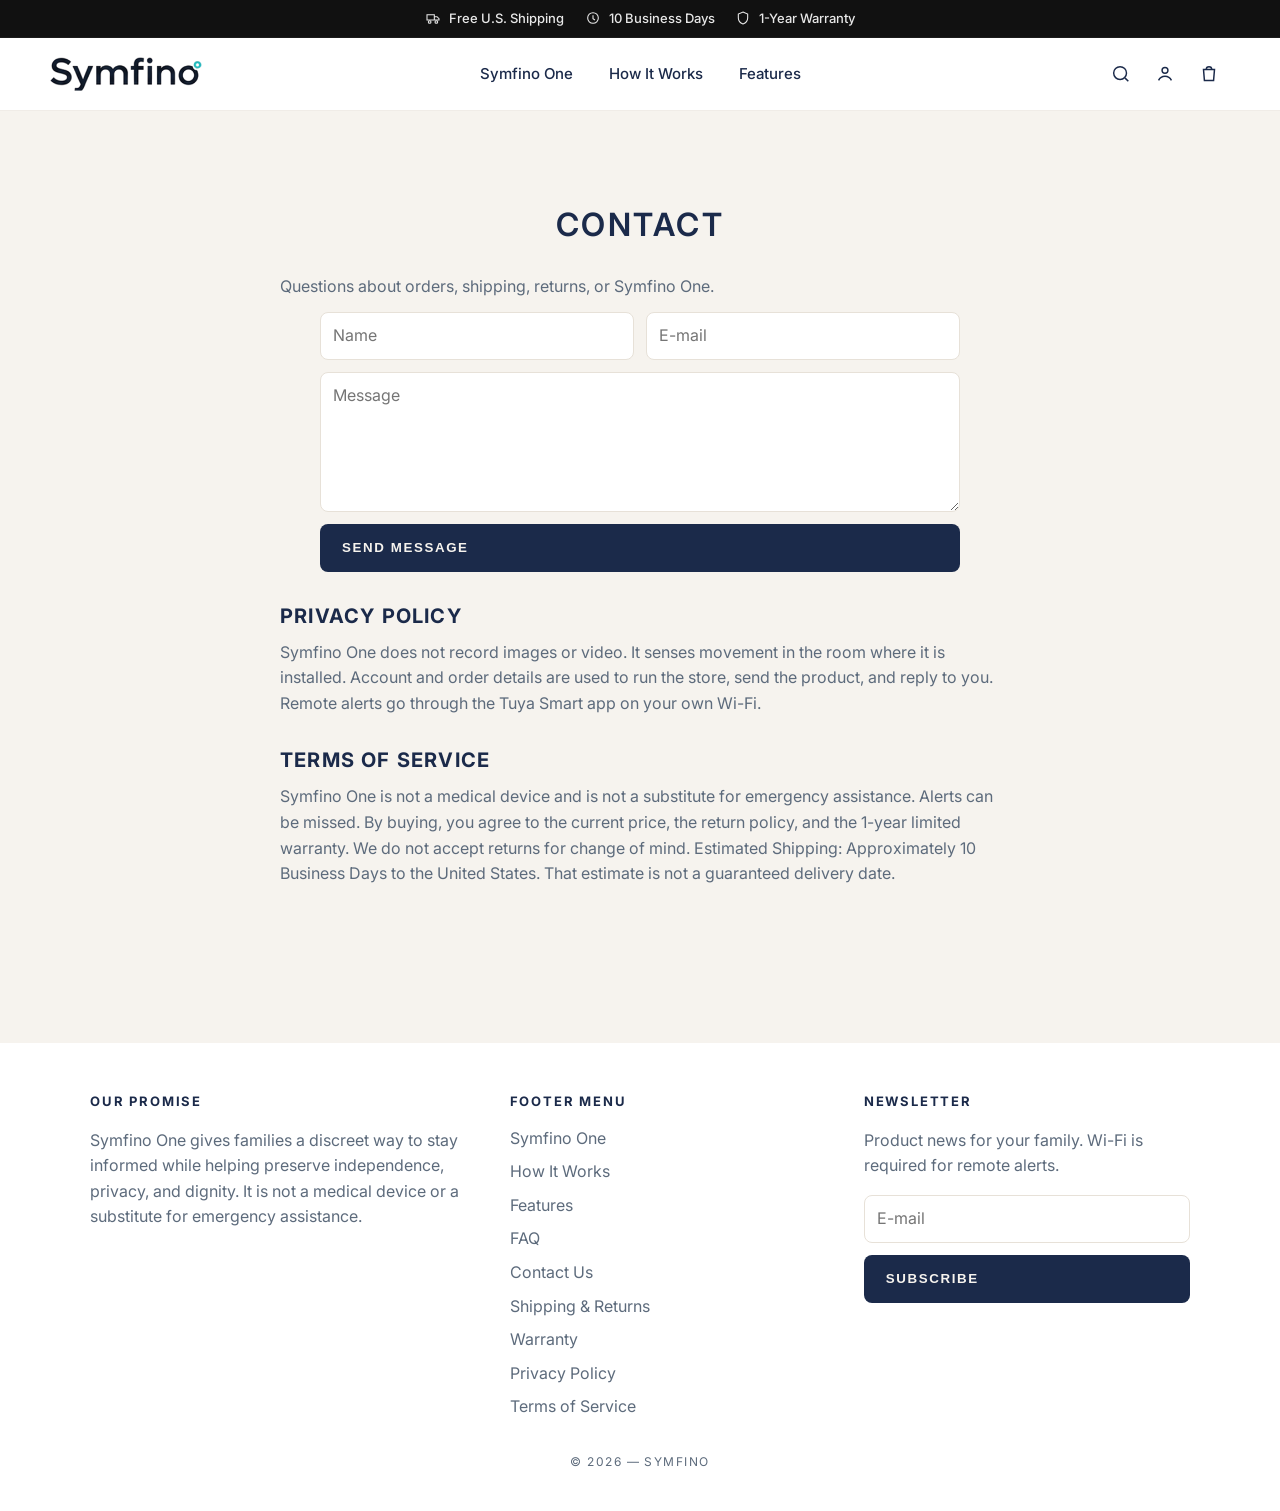
<file: contact.html>
<!doctype html>
<html lang="en">
<head>
  <meta charset="utf-8">
  <meta name="viewport" content="width=device-width, initial-scale=1">
  <title>Contact — Symfino</title>
  <meta name="description" content="Contact Symfino.">
  <link rel="canonical" href="https://scarss11.github.io/sketch/contact.html">
  <meta property="og:type" content="website">
  <meta property="og:site_name" content="Symfino">
  <meta property="og:title" content="Contact — Symfino">
  <meta property="og:description" content="Contact Symfino.">
  <meta property="og:url" content="https://scarss11.github.io/sketch/contact.html">
  <meta property="og:image" content="https://scarss11.github.io/sketch/preview/symfino/og.jpg">
  <meta name="twitter:card" content="summary_large_image">
  <meta name="twitter:image" content="https://scarss11.github.io/sketch/preview/symfino/og.jpg">
  <link href="https://fonts.googleapis.com/css2?family=Inter:wght@400;500;600;700;800&display=swap" rel="stylesheet">
  <style>
    :root { --ink:#1b2a4a; --muted:#5d6b7c; --teal:#1c9a8b; --bg:#f6f3ee; --line:#e7e1d8; }
    * { box-sizing:border-box; }
    html { scroll-padding-top: 88px; }
    body { margin:0; background:var(--bg); color:var(--ink); font-family:Inter,Helvetica,Arial,sans-serif; line-height:1.6; }
    a { color:inherit; text-decoration:none; }
    img { max-width:100%; display:block; }
    .announce { margin: 0; background: #111; color: #e8e8e8; display: flex; justify-content: center; align-items: center; gap: clamp(6px, 1.6vw, 22px); flex-wrap: nowrap; overflow: hidden; font-size: clamp(10px, 2.55vw, 13px); font-weight: 500; padding: 8px 8px; border-bottom: 1px solid #1c1c1c; white-space: nowrap; scrollbar-width: none; }
    .announce::-webkit-scrollbar { display: none; }
    .announce span { display: inline-flex; align-items: center; gap: 8px; flex: none; }
    .announce svg { flex: none; }
    .site-header { background: #fff; color: var(--ink); position: sticky; top: 0; z-index: 20; border-bottom: 1px solid #f0ece7; }
    .bar { display: grid; grid-template-columns: 1fr auto; align-items: center; min-height: 72px; width: min(1180px, calc(100% - 40px)); margin: 0 auto; position: relative; }
    .start { display: flex; align-items: center; gap: 4px; position: relative; z-index: 2; pointer-events: none; }
    .start > * { pointer-events: auto; }
    .logo img { height: 34px; width: auto; }
    .icons { display: flex; align-items: center; gap: 2px; position: relative; z-index: 2; pointer-events: none; }
    .icons > * { pointer-events: auto; }
    .icon-link, .icon-btn { width: 42px; height: 42px; display: inline-flex; align-items: center; justify-content: center; border: 0; background: transparent; color: inherit; cursor: pointer; position: relative; }
    .icon-btn svg { position: absolute; inset: 0; margin: auto; }
    .icon-btn .icon-close, .icon-btn[aria-expanded="true"] .icon-open { display: none; }
    .icon-btn[aria-expanded="true"] .icon-close { display: block; }
    .site-nav { display: none; }
    .site-nav.is-open { display: block; position: absolute; left: 0; right: 0; top: 100%; background: #fff; border-bottom: 1px solid var(--line); padding: 8px 20px 18px; }
    .site-nav ul { list-style: none; margin: 0; padding: 0; }
    .site-nav a { display: block; font-size: 18px; font-weight: 600; padding: 12px 0; border-bottom: 1px solid #f0ece7; text-transform: none; letter-spacing: 0; }
    @media (min-width: 800px) {
      .icon-btn { display: none; }
      .site-nav, .site-nav.is-open { display: flex; position: absolute; left: 0; right: 0; top: 50%; transform: translateY(-50%); justify-content: center; background: transparent; border: 0; padding: 0; }
      .site-nav ul { display: flex; gap: 8px; width: auto; margin: 0; padding: 0; }
      .site-nav a { border: 0; font-size: 15px; font-weight: 500; padding: 8px 14px; text-transform: none; letter-spacing: 0; }
      .only-mobile { display: none; }
    }
    .wrap { width: min(1100px, calc(100% - 32px)); margin: 0 auto; }

    .page { padding:88px 0 120px; }
    .page h1 { margin:0 0 24px; text-align:center; font-weight:600; letter-spacing:.08em; text-transform:uppercase; }
    .copy { max-width:720px; margin:0 auto; }
    .copy h2 { margin:28px 0 8px; font-size:20px; letter-spacing:.06em; text-transform:uppercase; }
    .copy p { color:var(--muted); margin:0 0 12px; }
    .copy img { width:100%; border-radius:32px; margin-bottom:20px; }
    .product { max-width:360px; }
    .product img { width:100%; aspect-ratio:1; object-fit:cover; border-radius:32px; background:#fff; }

    .site-footer { background:#fff; color:var(--muted); padding:48px 0 28px; margin-top:24px; }
    .foot { display:grid; grid-template-columns:1.2fr 1fr 1fr; gap:28px; }
    .site-footer h2 { margin:0 0 10px; color:var(--ink); font-size:13px; letter-spacing:.14em; text-transform:uppercase; }
    .site-footer ul { margin:0; padding:0; list-style:none; }
    .site-footer li a { display:inline-block; padding:4px 0; }
    .legal { text-align:center; letter-spacing:.12em; text-transform:uppercase; font-size:12px; margin-top:28px; }
    @media (max-width:700px) { .foot { grid-template-columns:1fr; } }
    .button { display:inline-flex; min-height:48px; align-items:center; padding:0 22px; border-radius:8px; background:var(--ink); color:var(--bg); letter-spacing:.12em; text-transform:uppercase; font-weight:600; border:0; }
    details { border-bottom:1px solid var(--line); }
    summary { cursor:pointer; padding:16px 0; font-weight:700; }
    .cart { display:grid; grid-template-columns:96px 1fr auto; gap:16px; align-items:center; background:#fff; border:1px solid var(--line); border-radius:32px; padding:16px; max-width:720px; }
    .cart img { width:96px; height:96px; object-fit:cover; border-radius:8px; }
    form { display:flex; flex-direction:column; gap:12px; max-width:640px; margin:0 auto; }
    .row { display:grid; grid-template-columns:1fr 1fr; gap:12px; }
    input, textarea { min-height:48px; border:1px solid var(--line); border-radius:8px; padding:10px 12px; font:inherit; width:100%; }
    textarea { min-height:140px; }
    @media (max-width:700px) { .row, .cart { grid-template-columns:1fr; } }
  </style>
  <link rel="icon" href="favicon.ico" sizes="any">
  <link rel="icon" type="image/png" sizes="32x32" href="preview/symfino/favicon-32.png">
  <link rel="apple-touch-icon" href="preview/symfino/apple-touch-icon.png">
</head>
<body>
  <p class="announce">
    <span><svg width="16" height="16" viewBox="0 0 24 24" fill="none" stroke="currentColor" stroke-width="1.6"><path d="M3 7h11v8H3zM14 10h4l3 3v2h-7z"/><circle cx="7" cy="18" r="2"/><circle cx="17" cy="18" r="2"/></svg> Free U.S. Shipping</span>
    <span><svg width="16" height="16" viewBox="0 0 24 24" fill="none" stroke="currentColor" stroke-width="1.6"><circle cx="12" cy="12" r="8"/><path d="M12 8v5l3 2"/></svg> 10 Business Days</span>
    <span><svg width="16" height="16" viewBox="0 0 24 24" fill="none" stroke="currentColor" stroke-width="1.6"><path d="M12 3l7 3v6c0 4.5-3 7.5-7 9-4-1.5-7-4.5-7-9V6z"/></svg> 1-Year Warranty</span>
  </p>
  <header class="site-header">
    <div class="bar">
      <div class="start">
        <button class="icon-btn" type="button" aria-expanded="false" aria-controls="SiteNav" aria-label="Open menu" data-label-open="Open menu" data-label-close="Close menu">
          <svg class="icon-open" width="22" height="22" viewBox="0 0 24 24" fill="none" stroke="currentColor" stroke-width="1.6" aria-hidden="true"><path d="M3 7h18M3 12h18M3 17h18"/></svg>
          <svg class="icon-close" width="22" height="22" viewBox="0 0 24 24" fill="none" stroke="currentColor" stroke-width="1.6" aria-hidden="true"><path d="M6 6l12 12M18 6L6 18"/></svg>
        </button>
        <a class="logo" href="index.html"><img src="preview/symfino/logo.png" alt="Symfino"></a>
      </div>
      <nav id="SiteNav" class="site-nav" aria-label="Page">
        <ul>
          <li><a href="shop.html">Symfino One</a></li>
          <li><a href="how.html">How It Works</a></li>
          <li><a href="index.html#features">Features</a></li>
          <li class="only-mobile"><a href="account.html">Account</a></li>
          <li class="only-mobile"><a href="cart.html">Cart</a></li>
        </ul>
      </nav>
      <div class="icons">
        <a class="icon-link" href="shop.html" aria-label="Search"><svg width="22" height="22" viewBox="0 0 24 24" fill="none" stroke="currentColor" stroke-width="1.6"><circle cx="11" cy="11" r="7"/><path d="M20 20l-3.5-3.5"/></svg></a>
        <a class="icon-link" href="account.html" aria-label="Account"><svg width="22" height="22" viewBox="0 0 24 24" fill="none" stroke="currentColor" stroke-width="1.6"><circle cx="12" cy="8" r="3.2"/><path d="M5 19c1.4-3 3.8-4.5 7-4.5S17.6 16 19 19"/></svg></a>
        <a class="icon-link" href="cart.html" aria-label="Cart"><svg width="22" height="22" viewBox="0 0 24 24" fill="none" stroke="currentColor" stroke-width="1.6"><path d="M6 7h12l-1 12H7z"/><path d="M9 7a3 3 0 0 1 6 0"/></svg></a>
      </div>
    </div>
  </header>

  <main class="page"><div class="wrap copy">
    
<h1>Contact</h1>
<p>Questions about orders, shipping, returns, or Symfino One.</p>
<form action="contact.html">
  <div class="row">
    <input type="text" name="name" placeholder="Name" aria-label="Name">
    <input type="email" name="email" placeholder="E-mail" aria-label="E-mail" required>
  </div>
  <textarea name="message" placeholder="Message" aria-label="Message" required></textarea>
  <button class="button" type="submit">Send message</button>
</form>

  </div>
  <div class="wrap copy" id="privacy">
    <h2>Privacy Policy</h2>
    <p>Symfino One does not record images or video. It senses movement in the room where it is installed. Account and order details are used to run the store, send the product, and reply to you. Remote alerts go through the Tuya Smart app on your own Wi-Fi.</p>
  </div>
  <div class="wrap copy" id="terms">
    <h2>Terms of Service</h2>
    <p>Symfino One is not a medical device and is not a substitute for emergency assistance. Alerts can be missed. By buying, you agree to the current price, the return policy, and the 1-year limited warranty. We do not accept returns for change of mind. Estimated Shipping: Approximately 10 Business Days to the United States. That estimate is not a guaranteed delivery date.</p>
  </div></main>
  <footer class="site-footer">
  <div class="wrap foot">
    <div>
      <h2>Our promise</h2>
      <p>Symfino One gives families a discreet way to stay informed while helping preserve independence, privacy, and dignity. It is not a medical device or a substitute for emergency assistance.</p>
    </div>
    <div>
      <h2>Footer menu</h2>
      <ul>
        <li><a href="shop.html">Symfino One</a></li>
        <li><a href="how.html">How It Works</a></li>
        <li><a href="index.html#features">Features</a></li>
        <li><a href="faq.html">FAQ</a></li>
        <li><a href="contact.html">Contact Us</a></li>
        <li><a href="care.html#shipping">Shipping &amp; Returns</a></li>
        <li><a href="care.html#warranty">Warranty</a></li>
        <li><a href="contact.html#privacy">Privacy Policy</a></li>
        <li><a href="contact.html#terms">Terms of Service</a></li>
      </ul>
    </div>
    <div>
      <h2>Newsletter</h2>
      <p>Product news for your family. Wi-Fi is required for remote alerts.</p>
      <form action="#newsletter">
        <input type="email" placeholder="E-mail" aria-label="E-mail" required>
        <button class="button" type="submit">Subscribe</button>
      </form>
    </div>
  </div>
  <p class="legal">© 2026 — Symfino</p>
</footer>
  <script>
    (function () {
      var button = document.querySelector('button.icon-btn');
      var nav = document.getElementById('SiteNav');
      if (!button || !nav) return;
      button.addEventListener('click', function () {
        var open = button.getAttribute('aria-expanded') !== 'true';
        button.setAttribute('aria-expanded', String(open));
        button.setAttribute('aria-label', open ? button.dataset.labelClose : button.dataset.labelOpen);
        nav.classList.toggle('is-open', open);
      });
      nav.addEventListener('click', function (event) { if (event.target.closest('a')) nav.classList.remove('is-open'); });
    })();
  </script>
</body>
</html>
</file>
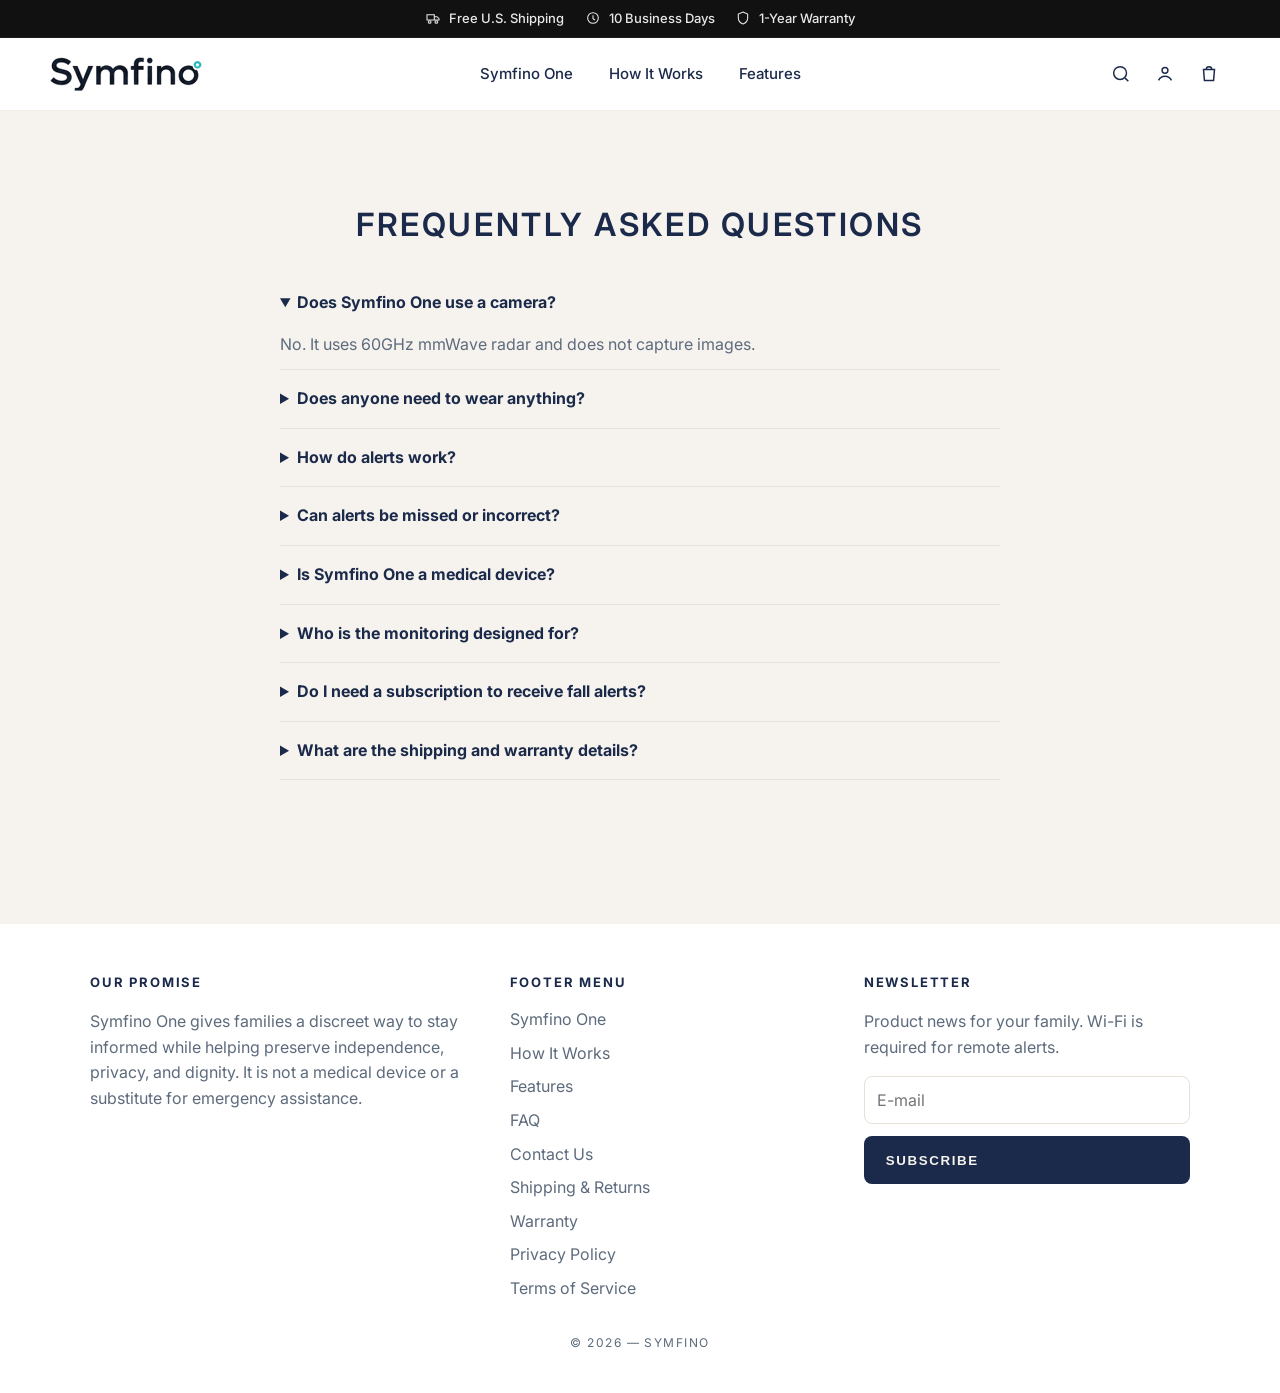
<file: faq.html>
<!doctype html>
<html lang="en">
<head>
  <meta charset="utf-8">
  <meta name="viewport" content="width=device-width, initial-scale=1">
  <title>FAQ — Symfino</title>
  <meta name="description" content="Answers about Symfino One, alerts, and setup.">
  <link rel="canonical" href="https://scarss11.github.io/sketch/faq.html">
  <meta property="og:type" content="website">
  <meta property="og:site_name" content="Symfino">
  <meta property="og:title" content="FAQ — Symfino">
  <meta property="og:description" content="Answers about Symfino One, alerts, and setup.">
  <meta property="og:url" content="https://scarss11.github.io/sketch/faq.html">
  <meta property="og:image" content="https://scarss11.github.io/sketch/preview/symfino/og.jpg">
  <meta name="twitter:card" content="summary_large_image">
  <meta name="twitter:image" content="https://scarss11.github.io/sketch/preview/symfino/og.jpg">
  <link href="https://fonts.googleapis.com/css2?family=Inter:wght@400;500;600;700;800&display=swap" rel="stylesheet">
  <style>
    :root { --ink:#1b2a4a; --muted:#5d6b7c; --teal:#1c9a8b; --bg:#f6f3ee; --line:#e7e1d8; }
    * { box-sizing:border-box; }
    body { margin:0; background:var(--bg); color:var(--ink); font-family:Inter,Helvetica,Arial,sans-serif; line-height:1.6; }
    a { color:inherit; text-decoration:none; }
    img { max-width:100%; display:block; }
    .announce { margin: 0; background: #111; color: #e8e8e8; display: flex; justify-content: center; align-items: center; gap: clamp(6px, 1.6vw, 22px); flex-wrap: nowrap; overflow: hidden; font-size: clamp(10px, 2.55vw, 13px); font-weight: 500; padding: 8px 8px; border-bottom: 1px solid #1c1c1c; white-space: nowrap; scrollbar-width: none; }
    .announce::-webkit-scrollbar { display: none; }
    .announce span { display: inline-flex; align-items: center; gap: 8px; flex: none; }
    .announce svg { flex: none; }
    .site-header { background: #fff; color: var(--ink); position: sticky; top: 0; z-index: 20; border-bottom: 1px solid #f0ece7; }
    .bar { display: grid; grid-template-columns: 1fr auto; align-items: center; min-height: 72px; width: min(1180px, calc(100% - 40px)); margin: 0 auto; position: relative; }
    .start { display: flex; align-items: center; gap: 4px; position: relative; z-index: 2; pointer-events: none; }
    .start > * { pointer-events: auto; }
    .logo img { height: 34px; width: auto; }
    .icons { display: flex; align-items: center; gap: 2px; position: relative; z-index: 2; pointer-events: none; }
    .icons > * { pointer-events: auto; }
    .icon-link, .icon-btn { width: 42px; height: 42px; display: inline-flex; align-items: center; justify-content: center; border: 0; background: transparent; color: inherit; cursor: pointer; position: relative; }
    .icon-btn svg { position: absolute; inset: 0; margin: auto; }
    .icon-btn .icon-close, .icon-btn[aria-expanded="true"] .icon-open { display: none; }
    .icon-btn[aria-expanded="true"] .icon-close { display: block; }
    .site-nav { display: none; }
    .site-nav.is-open { display: block; position: absolute; left: 0; right: 0; top: 100%; background: #fff; border-bottom: 1px solid var(--line); padding: 8px 20px 18px; }
    .site-nav ul { list-style: none; margin: 0; padding: 0; }
    .site-nav a { display: block; font-size: 18px; font-weight: 600; padding: 12px 0; border-bottom: 1px solid #f0ece7; text-transform: none; letter-spacing: 0; }
    @media (min-width: 800px) {
      .icon-btn { display: none; }
      .site-nav, .site-nav.is-open { display: flex; position: absolute; left: 0; right: 0; top: 50%; transform: translateY(-50%); justify-content: center; background: transparent; border: 0; padding: 0; }
      .site-nav ul { display: flex; gap: 8px; width: auto; margin: 0; padding: 0; }
      .site-nav a { border: 0; font-size: 15px; font-weight: 500; padding: 8px 14px; text-transform: none; letter-spacing: 0; }
      .only-mobile { display: none; }
    }
    .wrap { width: min(1100px, calc(100% - 32px)); margin: 0 auto; }

    .page { padding:88px 0 120px; }
    .page h1 { margin:0 0 24px; text-align:center; font-weight:600; letter-spacing:.08em; text-transform:uppercase; }
    .copy { max-width:720px; margin:0 auto; }
    .copy h2 { margin:28px 0 8px; font-size:20px; letter-spacing:.06em; text-transform:uppercase; }
    .copy p { color:var(--muted); margin:0 0 12px; }
    .copy img { width:100%; border-radius:32px; margin-bottom:20px; }
    .product { max-width:360px; }
    .product img { width:100%; aspect-ratio:1; object-fit:cover; border-radius:32px; background:#fff; }

    .site-footer { background:#fff; color:var(--muted); padding:48px 0 28px; margin-top:24px; }
    .foot { display:grid; grid-template-columns:1.2fr 1fr 1fr; gap:28px; }
    .site-footer h2 { margin:0 0 10px; color:var(--ink); font-size:13px; letter-spacing:.14em; text-transform:uppercase; }
    .site-footer ul { margin:0; padding:0; list-style:none; }
    .site-footer li a { display:inline-block; padding:4px 0; }
    .legal { text-align:center; letter-spacing:.12em; text-transform:uppercase; font-size:12px; margin-top:28px; }
    @media (max-width:700px) { .foot { grid-template-columns:1fr; } }
    .button { display:inline-flex; min-height:48px; align-items:center; padding:0 22px; border-radius:8px; background:var(--ink); color:var(--bg); letter-spacing:.12em; text-transform:uppercase; font-weight:600; border:0; }
    details { border-bottom:1px solid var(--line); }
    summary { cursor:pointer; padding:16px 0; font-weight:700; }
    .cart { display:grid; grid-template-columns:96px 1fr auto; gap:16px; align-items:center; background:#fff; border:1px solid var(--line); border-radius:32px; padding:16px; max-width:720px; }
    .cart img { width:96px; height:96px; object-fit:cover; border-radius:8px; }
    form { display:flex; flex-direction:column; gap:12px; max-width:640px; margin:0 auto; }
    .row { display:grid; grid-template-columns:1fr 1fr; gap:12px; }
    input, textarea { min-height:48px; border:1px solid var(--line); border-radius:8px; padding:10px 12px; font:inherit; width:100%; }
    textarea { min-height:140px; }
    @media (max-width:700px) { .row, .cart { grid-template-columns:1fr; } }
  </style>
  <link rel="icon" href="favicon.ico" sizes="any">
  <link rel="icon" type="image/png" sizes="32x32" href="preview/symfino/favicon-32.png">
  <link rel="apple-touch-icon" href="preview/symfino/apple-touch-icon.png">
</head>
<body>
  <p class="announce">
    <span><svg width="16" height="16" viewBox="0 0 24 24" fill="none" stroke="currentColor" stroke-width="1.6"><path d="M3 7h11v8H3zM14 10h4l3 3v2h-7z"/><circle cx="7" cy="18" r="2"/><circle cx="17" cy="18" r="2"/></svg> Free U.S. Shipping</span>
    <span><svg width="16" height="16" viewBox="0 0 24 24" fill="none" stroke="currentColor" stroke-width="1.6"><circle cx="12" cy="12" r="8"/><path d="M12 8v5l3 2"/></svg> 10 Business Days</span>
    <span><svg width="16" height="16" viewBox="0 0 24 24" fill="none" stroke="currentColor" stroke-width="1.6"><path d="M12 3l7 3v6c0 4.5-3 7.5-7 9-4-1.5-7-4.5-7-9V6z"/></svg> 1-Year Warranty</span>
  </p>
  <header class="site-header">
    <div class="bar">
      <div class="start">
        <button class="icon-btn" type="button" aria-expanded="false" aria-controls="SiteNav" aria-label="Open menu" data-label-open="Open menu" data-label-close="Close menu">
          <svg class="icon-open" width="22" height="22" viewBox="0 0 24 24" fill="none" stroke="currentColor" stroke-width="1.6" aria-hidden="true"><path d="M3 7h18M3 12h18M3 17h18"/></svg>
          <svg class="icon-close" width="22" height="22" viewBox="0 0 24 24" fill="none" stroke="currentColor" stroke-width="1.6" aria-hidden="true"><path d="M6 6l12 12M18 6L6 18"/></svg>
        </button>
        <a class="logo" href="index.html"><img src="preview/symfino/logo.png" alt="Symfino"></a>
      </div>
      <nav id="SiteNav" class="site-nav" aria-label="Page">
        <ul>
          <li><a href="shop.html">Symfino One</a></li>
          <li><a href="how.html">How It Works</a></li>
          <li><a href="index.html#features">Features</a></li>
          <li class="only-mobile"><a href="account.html">Account</a></li>
          <li class="only-mobile"><a href="cart.html">Cart</a></li>
        </ul>
      </nav>
      <div class="icons">
        <a class="icon-link" href="shop.html" aria-label="Search"><svg width="22" height="22" viewBox="0 0 24 24" fill="none" stroke="currentColor" stroke-width="1.6"><circle cx="11" cy="11" r="7"/><path d="M20 20l-3.5-3.5"/></svg></a>
        <a class="icon-link" href="account.html" aria-label="Account"><svg width="22" height="22" viewBox="0 0 24 24" fill="none" stroke="currentColor" stroke-width="1.6"><circle cx="12" cy="8" r="3.2"/><path d="M5 19c1.4-3 3.8-4.5 7-4.5S17.6 16 19 19"/></svg></a>
        <a class="icon-link" href="cart.html" aria-label="Cart"><svg width="22" height="22" viewBox="0 0 24 24" fill="none" stroke="currentColor" stroke-width="1.6"><path d="M6 7h12l-1 12H7z"/><path d="M9 7a3 3 0 0 1 6 0"/></svg></a>
      </div>
    </div>
  </header>

  <main class="page"><div class="wrap copy">
    
<h1>Frequently asked questions</h1>
<details open><summary>Does Symfino One use a camera?</summary><p>No. It uses 60GHz mmWave radar and does not capture images.</p></details>
<details><summary>Does anyone need to wear anything?</summary><p>No wearable is required.</p></details>
<details><summary>How do alerts work?</summary><p>Fall detection push notifications are sent through the Tuya Smart app when 2.4GHz Wi-Fi and internet are available. Optional SMS and phone-call alerts may require additional fees.</p></details>
<details><summary>Can alerts be missed or incorrect?</summary><p>Yes. False or missed alerts are possible due to positioning, obstructions, room conditions, pets, multiple people, or slow and unusual falls.</p></details>
<details><summary>Is Symfino One a medical device?</summary><p>No. It is not a medical device or a substitute for emergency assistance.</p></details>
<details><summary>Who is the monitoring designed for?</summary><p>It is intended primarily for one person in the covered room.</p></details>
<details><summary>Do I need a subscription to receive fall alerts?</summary><p>No. Symfino One sends fall detection push notifications through the Tuya Smart app without a mandatory subscription. Optional SMS and phone-call alerts may incur additional charges.</p></details>
<details><summary>What are the shipping and warranty details?</summary><p>Estimated Shipping: Approximately 10 Business Days. This estimate is for shipping to the United States. It is not a guaranteed delivery date. Symfino One includes a 1-year limited warranty covering manufacturing defects. If your device experiences a qualifying defect during the warranty period, we will provide a replacement at no additional cost. We do not accept returns for change of mind.</p></details>

  </div></main>
  <footer class="site-footer">
  <div class="wrap foot">
    <div>
      <h2>Our promise</h2>
      <p>Symfino One gives families a discreet way to stay informed while helping preserve independence, privacy, and dignity. It is not a medical device or a substitute for emergency assistance.</p>
    </div>
    <div>
      <h2>Footer menu</h2>
      <ul>
        <li><a href="shop.html">Symfino One</a></li>
        <li><a href="how.html">How It Works</a></li>
        <li><a href="index.html#features">Features</a></li>
        <li><a href="faq.html">FAQ</a></li>
        <li><a href="contact.html">Contact Us</a></li>
        <li><a href="care.html#shipping">Shipping &amp; Returns</a></li>
        <li><a href="care.html#warranty">Warranty</a></li>
        <li><a href="contact.html#privacy">Privacy Policy</a></li>
        <li><a href="contact.html#terms">Terms of Service</a></li>
      </ul>
    </div>
    <div>
      <h2>Newsletter</h2>
      <p>Product news for your family. Wi-Fi is required for remote alerts.</p>
      <form action="#newsletter">
        <input type="email" placeholder="E-mail" aria-label="E-mail" required>
        <button class="button" type="submit">Subscribe</button>
      </form>
    </div>
  </div>
  <p class="legal">© 2026 — Symfino</p>
</footer>
  <script>
    (function () {
      var button = document.querySelector('button.icon-btn');
      var nav = document.getElementById('SiteNav');
      if (!button || !nav) return;
      button.addEventListener('click', function () {
        var open = button.getAttribute('aria-expanded') !== 'true';
        button.setAttribute('aria-expanded', String(open));
        button.setAttribute('aria-label', open ? button.dataset.labelClose : button.dataset.labelOpen);
        nav.classList.toggle('is-open', open);
      });
      nav.addEventListener('click', function (event) { if (event.target.closest('a')) nav.classList.remove('is-open'); });
    })();
  </script>
</body>
</html>
</file>
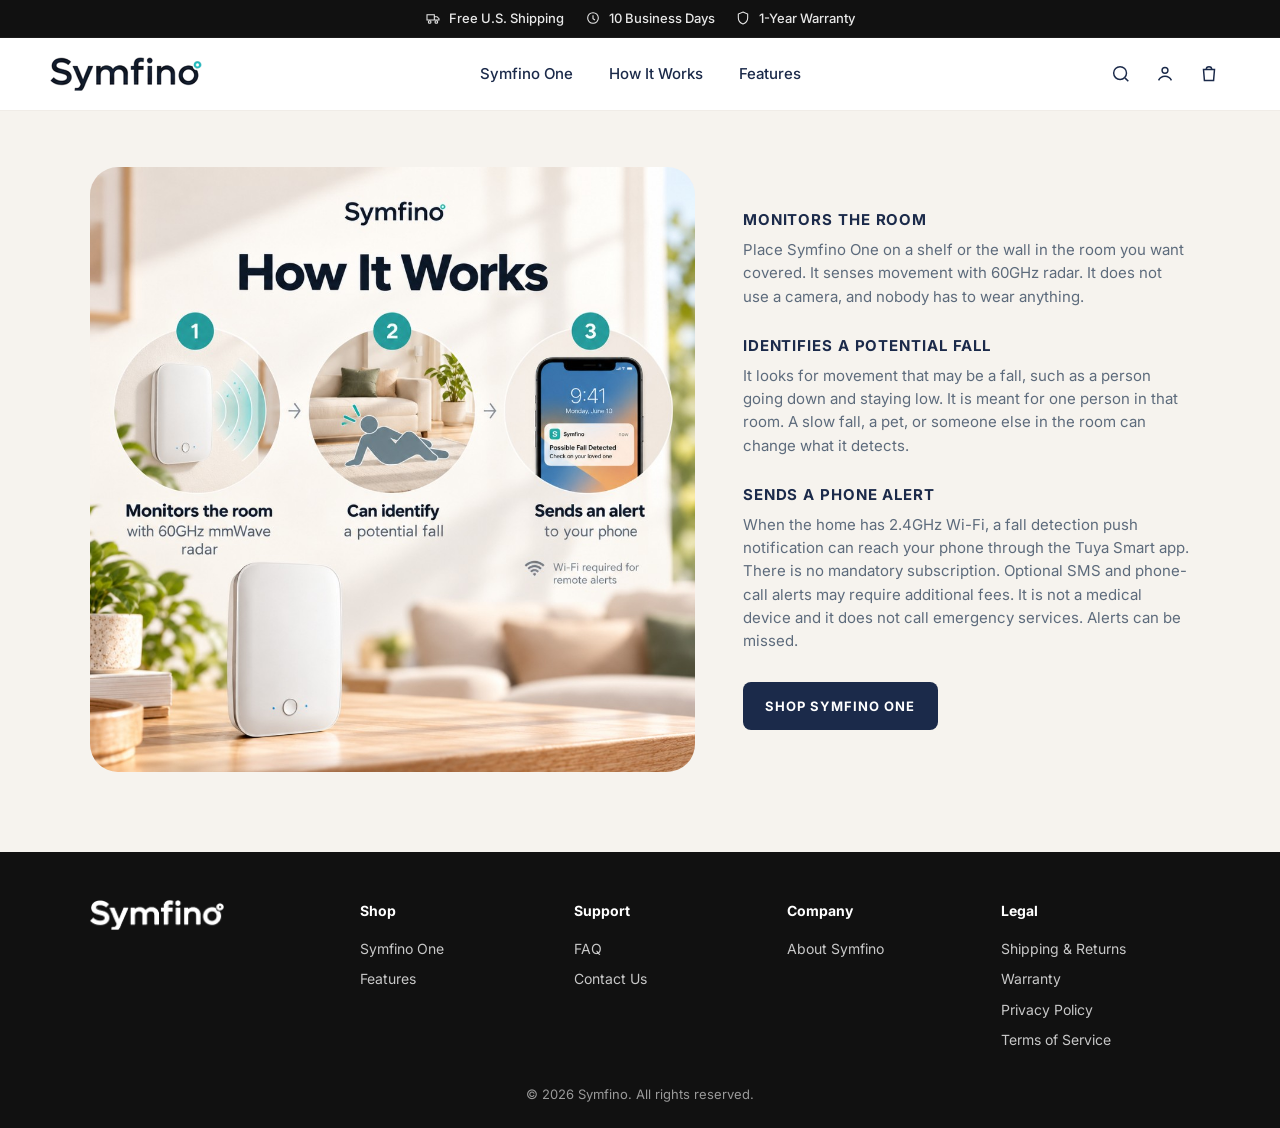
<file: how.html>
<!doctype html>
<html lang="en">
<head>
  <meta charset="utf-8">
  <meta name="viewport" content="width=device-width, initial-scale=1">
  <title>How it works — Symfino</title>
  <meta name="description" content="How Symfino One watches the room and sends a phone alert.">
  <link rel="canonical" href="https://scarss11.github.io/sketch/how.html">
  <meta property="og:type" content="website">
  <meta property="og:site_name" content="Symfino">
  <meta property="og:title" content="How it works — Symfino">
  <meta property="og:description" content="How Symfino One watches the room and sends a phone alert.">
  <meta property="og:url" content="https://scarss11.github.io/sketch/how.html">
  <meta property="og:image" content="https://scarss11.github.io/sketch/preview/symfino/og.jpg">
  <meta name="twitter:card" content="summary_large_image">
  <meta name="twitter:image" content="https://scarss11.github.io/sketch/preview/symfino/og.jpg">
  <link href="https://fonts.googleapis.com/css2?family=Inter:wght@400;500;600;700;800&display=swap" rel="stylesheet">
  <style>
    :root { --ink:#1b2a4a; --muted:#5d6b7c; --teal:#1c9a8b; --bg:#f6f3ee; --line:#e7e1d8; }
    * { box-sizing:border-box; }
    .sr { position:absolute; width:1px; height:1px; padding:0; margin:-1px; overflow:hidden; clip:rect(0,0,0,0); border:0; }
    body { margin:0; background:var(--bg); color:var(--ink); font-family:Inter,Helvetica,Arial,sans-serif; line-height:1.6; }
    a { color:inherit; text-decoration:none; }
    img { max-width:100%; display:block; }
    .announce { margin: 0; background: #111; color: #e8e8e8; display: flex; justify-content: center; align-items: center; gap: clamp(6px, 1.6vw, 22px); flex-wrap: nowrap; overflow: hidden; font-size: clamp(10px, 2.55vw, 13px); font-weight: 500; padding: 8px 8px; border-bottom: 1px solid #1c1c1c; white-space: nowrap; scrollbar-width: none; }
    .announce::-webkit-scrollbar { display: none; }
    .announce span { display: inline-flex; align-items: center; gap: 8px; flex: none; }
    .announce svg { flex: none; }
    .site-header { background: #fff; color: var(--ink); position: sticky; top: 0; z-index: 20; border-bottom: 1px solid #f0ece7; }
    .bar { display: grid; grid-template-columns: 1fr auto; align-items: center; min-height: 72px; width: min(1180px, calc(100% - 40px)); margin: 0 auto; position: relative; }
    .start { display: flex; align-items: center; gap: 4px; position: relative; z-index: 2; pointer-events: none; }
    .start > * { pointer-events: auto; }
    .logo img { height: 34px; width: auto; }
    .icons { display: flex; align-items: center; gap: 2px; position: relative; z-index: 2; pointer-events: none; }
    .icons > * { pointer-events: auto; }
    .icon-link, .icon-btn { width: 42px; height: 42px; display: inline-flex; align-items: center; justify-content: center; border: 0; background: transparent; color: inherit; cursor: pointer; position: relative; }
    .icon-btn svg { position: absolute; inset: 0; margin: auto; }
    .icon-btn .icon-close, .icon-btn[aria-expanded="true"] .icon-open { display: none; }
    .icon-btn[aria-expanded="true"] .icon-close { display: block; }
    .site-nav { display: none; }
    .site-nav.is-open { display: block; position: absolute; left: 0; right: 0; top: 100%; background: #fff; border-bottom: 1px solid var(--line); padding: 8px 20px 18px; }
    .site-nav ul { list-style: none; margin: 0; padding: 0; }
    .site-nav a { display: block; font-size: 18px; font-weight: 600; padding: 12px 0; border-bottom: 1px solid #f0ece7; text-transform: none; letter-spacing: 0; }
    @media (min-width: 800px) {
      .icon-btn { display: none; }
      .site-nav, .site-nav.is-open { display: flex; position: absolute; left: 0; right: 0; top: 50%; transform: translateY(-50%); justify-content: center; background: transparent; border: 0; padding: 0; }
      .site-nav ul { display: flex; gap: 8px; width: auto; margin: 0; padding: 0; }
      .site-nav a { border: 0; font-size: 15px; font-weight: 500; padding: 8px 14px; text-transform: none; letter-spacing: 0; }
      .only-mobile { display: none; }
    }
    .wrap { width: min(1100px, calc(100% - 32px)); margin: 0 auto; }

    .page { padding:56px 0 80px; }
    .how-grid { display:grid; grid-template-columns:1.15fr .85fr; gap:48px; align-items:center; }
    .how-grid img { width:100%; border-radius:28px; }
    .how-copy h2 { margin:0 0 6px; font-size:15px; font-weight:700; letter-spacing:.06em; text-transform:uppercase; color:#1b2a4a; }
    .how-copy p { margin:0 0 26px; color:#5d6b7c; font-size:15px; font-weight:400; line-height:1.55; letter-spacing:0; text-transform:none; }
    .how-copy .button { margin-top:4px; border-radius:8px; background:#1b2a4a; color:#fff; letter-spacing:.08em; text-transform:uppercase; font-size:13px; font-weight:700; }
    @media (max-width:800px) { .how-grid { grid-template-columns:1fr; } }
    .product { max-width:360px; }
    .product img { width:100%; aspect-ratio:1; object-fit:cover; border-radius:32px; background:#fff; }

    .site-footer { background:#111; color:#d7d7d7; padding:48px 0 24px; }
    .foot { display:grid; grid-template-columns:1.3fr repeat(4, 1fr); gap:24px; }
    .site-footer h2 { margin:0 0 12px; color:#fff; font-size:14px; font-weight:700; letter-spacing:0; text-transform:none; }
    .site-footer ul { margin:0; padding:0; list-style:none; }
    .site-footer li a { display:inline-block; padding:4px 0; color:#c8c8c8; font-size:14px; }
    .site-footer .logo img { height:30px; filter:brightness(0) invert(1); }
    .legal { text-align:center; color:#9a9a9a; font-size:13px; letter-spacing:0; text-transform:none; margin:28px 0 0; }
    @media (max-width:800px) { .foot { grid-template-columns:1fr 1fr; } }
    @media (max-width:700px) { .foot { grid-template-columns:1fr; } }
    .button { display:inline-flex; min-height:48px; align-items:center; padding:0 22px; border-radius:8px; background:var(--ink); color:var(--bg); letter-spacing:.12em; text-transform:uppercase; font-weight:600; border:0; }
    details { border-bottom:1px solid var(--line); }
    summary { cursor:pointer; padding:16px 0; font-weight:700; }
    .cart { display:grid; grid-template-columns:96px 1fr auto; gap:16px; align-items:center; background:#fff; border:1px solid var(--line); border-radius:32px; padding:16px; max-width:720px; }
    .cart img { width:96px; height:96px; object-fit:cover; border-radius:8px; }
    form { display:flex; flex-direction:column; gap:12px; max-width:640px; margin:0 auto; }
    .row { display:grid; grid-template-columns:1fr 1fr; gap:12px; }
    input, textarea { min-height:48px; border:1px solid var(--line); border-radius:8px; padding:10px 12px; font:inherit; width:100%; }
    textarea { min-height:140px; }
    @media (max-width:700px) { .row, .cart { grid-template-columns:1fr; } }
  </style>
  <link rel="icon" href="favicon.ico" sizes="any">
  <link rel="icon" type="image/png" sizes="32x32" href="preview/symfino/favicon-32.png">
  <link rel="apple-touch-icon" href="preview/symfino/apple-touch-icon.png">
</head>
<body>
  <p class="announce">
    <span><svg width="16" height="16" viewBox="0 0 24 24" fill="none" stroke="currentColor" stroke-width="1.6"><path d="M3 7h11v8H3zM14 10h4l3 3v2h-7z"/><circle cx="7" cy="18" r="2"/><circle cx="17" cy="18" r="2"/></svg> Free U.S. Shipping</span>
    <span><svg width="16" height="16" viewBox="0 0 24 24" fill="none" stroke="currentColor" stroke-width="1.6"><circle cx="12" cy="12" r="8"/><path d="M12 8v5l3 2"/></svg> 10 Business Days</span>
    <span><svg width="16" height="16" viewBox="0 0 24 24" fill="none" stroke="currentColor" stroke-width="1.6"><path d="M12 3l7 3v6c0 4.5-3 7.5-7 9-4-1.5-7-4.5-7-9V6z"/></svg> 1-Year Warranty</span>
  </p>
  <header class="site-header">
    <div class="bar">
      <div class="start">
        <button class="icon-btn" type="button" aria-expanded="false" aria-controls="SiteNav" aria-label="Open menu" data-label-open="Open menu" data-label-close="Close menu">
          <svg class="icon-open" width="22" height="22" viewBox="0 0 24 24" fill="none" stroke="currentColor" stroke-width="1.6" aria-hidden="true"><path d="M3 7h18M3 12h18M3 17h18"/></svg>
          <svg class="icon-close" width="22" height="22" viewBox="0 0 24 24" fill="none" stroke="currentColor" stroke-width="1.6" aria-hidden="true"><path d="M6 6l12 12M18 6L6 18"/></svg>
        </button>
        <a class="logo" href="index.html"><img src="preview/symfino/logo.png" alt="Symfino"></a>
      </div>
      <nav id="SiteNav" class="site-nav" aria-label="Page">
        <ul>
          <li><a href="shop.html">Symfino One</a></li>
          <li><a href="how.html">How It Works</a></li>
          <li><a href="index.html#features">Features</a></li>
          <li class="only-mobile"><a href="account.html">Account</a></li>
          <li class="only-mobile"><a href="cart.html">Cart</a></li>
        </ul>
      </nav>
      <div class="icons">
        <a class="icon-link" href="shop.html" aria-label="Search"><svg width="22" height="22" viewBox="0 0 24 24" fill="none" stroke="currentColor" stroke-width="1.6"><circle cx="11" cy="11" r="7"/><path d="M20 20l-3.5-3.5"/></svg></a>
        <a class="icon-link" href="account.html" aria-label="Account"><svg width="22" height="22" viewBox="0 0 24 24" fill="none" stroke="currentColor" stroke-width="1.6"><circle cx="12" cy="8" r="3.2"/><path d="M5 19c1.4-3 3.8-4.5 7-4.5S17.6 16 19 19"/></svg></a>
        <a class="icon-link" href="cart.html" aria-label="Cart"><svg width="22" height="22" viewBox="0 0 24 24" fill="none" stroke="currentColor" stroke-width="1.6"><path d="M6 7h12l-1 12H7z"/><path d="M9 7a3 3 0 0 1 6 0"/></svg></a>
      </div>
    </div>
  </header>

  <main class="page">
  <h1 class="sr">How it works</h1>
  <div class="wrap how-grid">
    <img src="preview/symfino/how-it-works.jpg" alt="How Symfino One works">
    <div class="how-copy">
      <h2>Monitors the room</h2>
      <p>Place Symfino One on a shelf or the wall in the room you want covered. It senses movement with 60GHz radar. It does not use a camera, and nobody has to wear anything.</p>
      <h2>Identifies a potential fall</h2>
      <p>It looks for movement that may be a fall, such as a person going down and staying low. It is meant for one person in that room. A slow fall, a pet, or someone else in the room can change what it detects.</p>
      <h2>Sends a phone alert</h2>
      <p>When the home has 2.4GHz Wi-Fi, a fall detection push notification can reach your phone through the Tuya Smart app. There is no mandatory subscription. Optional SMS and phone-call alerts may require additional fees. It is not a medical device and it does not call emergency services. Alerts can be missed.</p>
      <a class="button" href="shop.html">Shop Symfino One</a>
    </div>
  </div>
</main>
  <footer class="site-footer">
    <div class="wrap foot">
      <a class="logo" href="index.html"><img src="preview/symfino/logo.png" alt="Symfino"></a>
      <div>
        <h2>Shop</h2>
        <ul>
          <li><a href="shop.html">Symfino One</a></li>
          <li><a href="index.html#features">Features</a></li>
        </ul>
      </div>
      <div>
        <h2>Support</h2>
        <ul>
          <li><a href="faq.html">FAQ</a></li>
          <li><a href="contact.html">Contact Us</a></li>
        </ul>
      </div>
      <div>
        <h2>Company</h2>
        <ul>
          <li><a href="care.html">About Symfino</a></li>
        </ul>
      </div>
      <div>
        <h2>Legal</h2>
        <ul>
          <li><a href="care.html#shipping">Shipping &amp; Returns</a></li>
          <li><a href="care.html#warranty">Warranty</a></li>
          <li><a href="contact.html#privacy">Privacy Policy</a></li>
          <li><a href="contact.html#terms">Terms of Service</a></li>
        </ul>
      </div>
    </div>
    <p class="legal">© 2026 Symfino. All rights reserved.</p>
  </footer>
  <script>
    (function () {
      var button = document.querySelector('button.icon-btn');
      var nav = document.getElementById('SiteNav');
      if (!button || !nav) return;
      button.addEventListener('click', function () {
        var open = button.getAttribute('aria-expanded') !== 'true';
        button.setAttribute('aria-expanded', String(open));
        button.setAttribute('aria-label', open ? button.dataset.labelClose : button.dataset.labelOpen);
        nav.classList.toggle('is-open', open);
      });
      nav.addEventListener('click', function (event) { if (event.target.closest('a')) nav.classList.remove('is-open'); });
    })();
  </script>
</body>
</html>
</file>
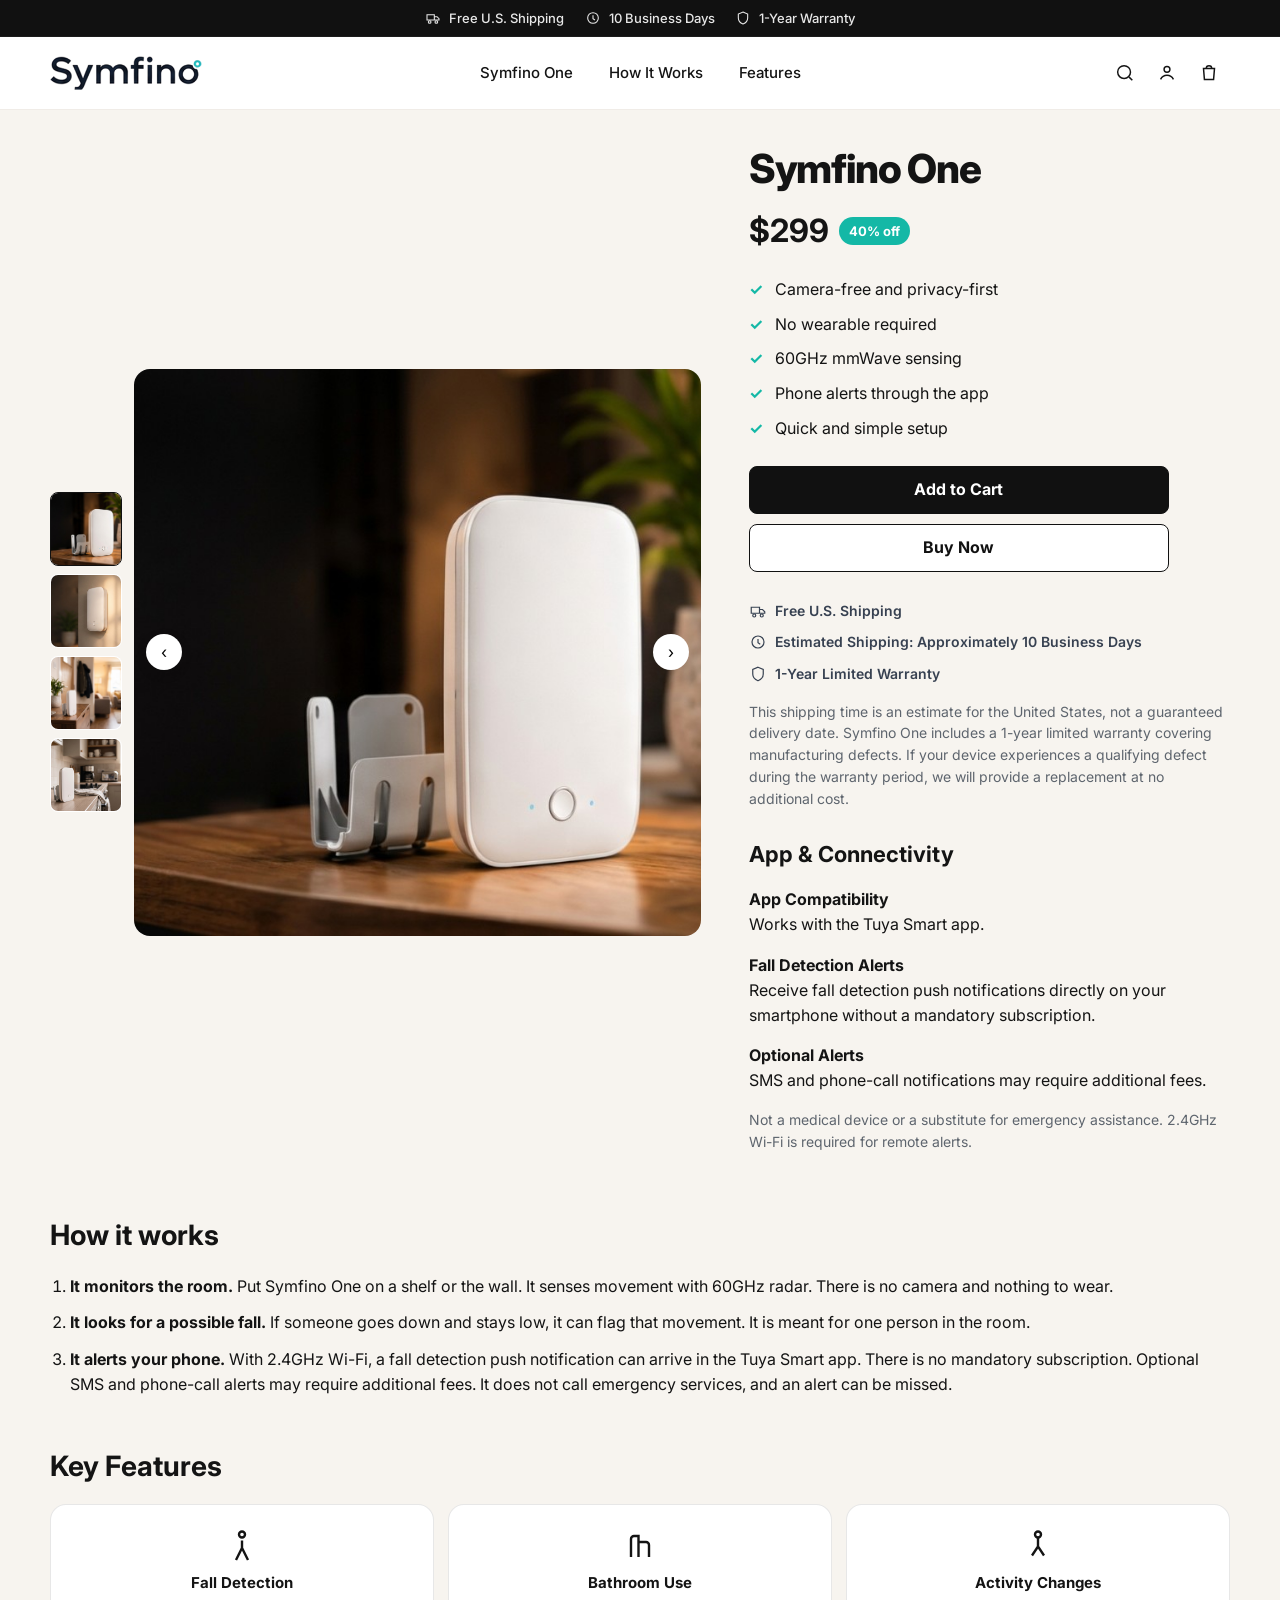
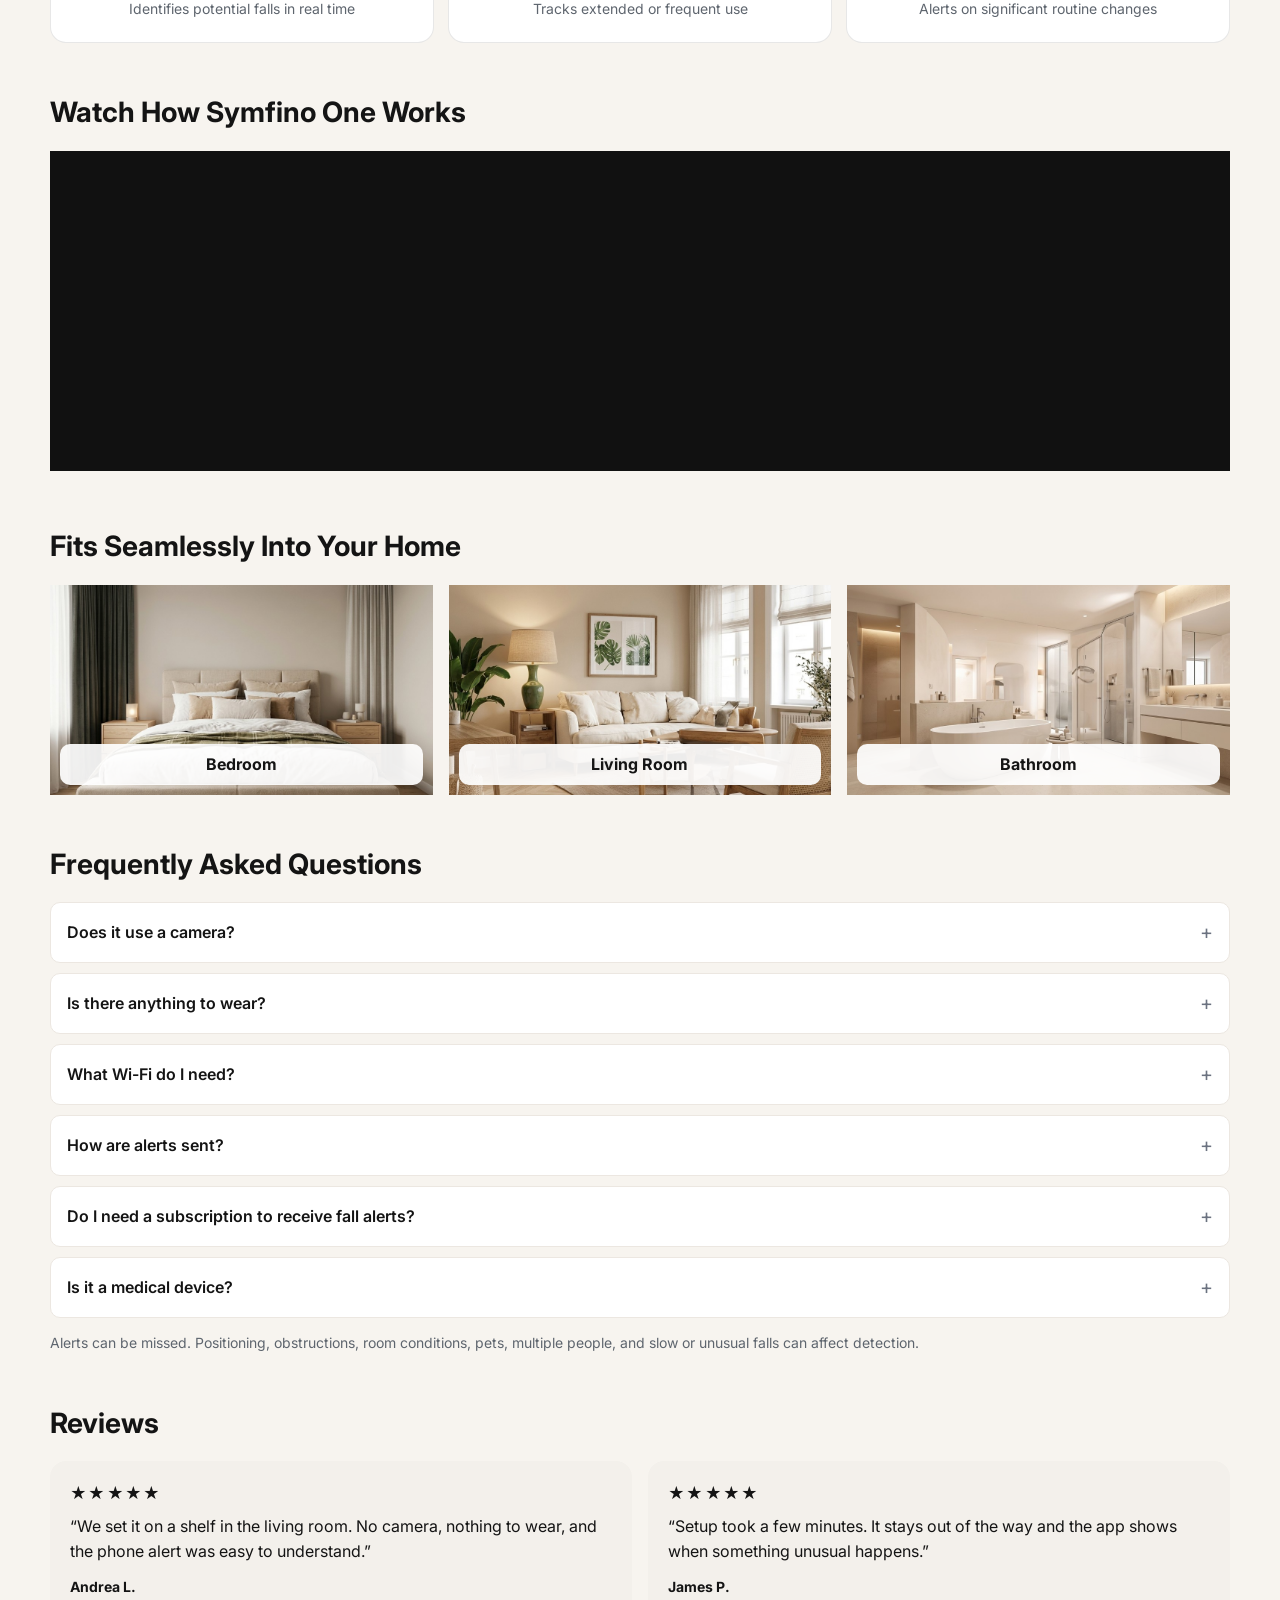
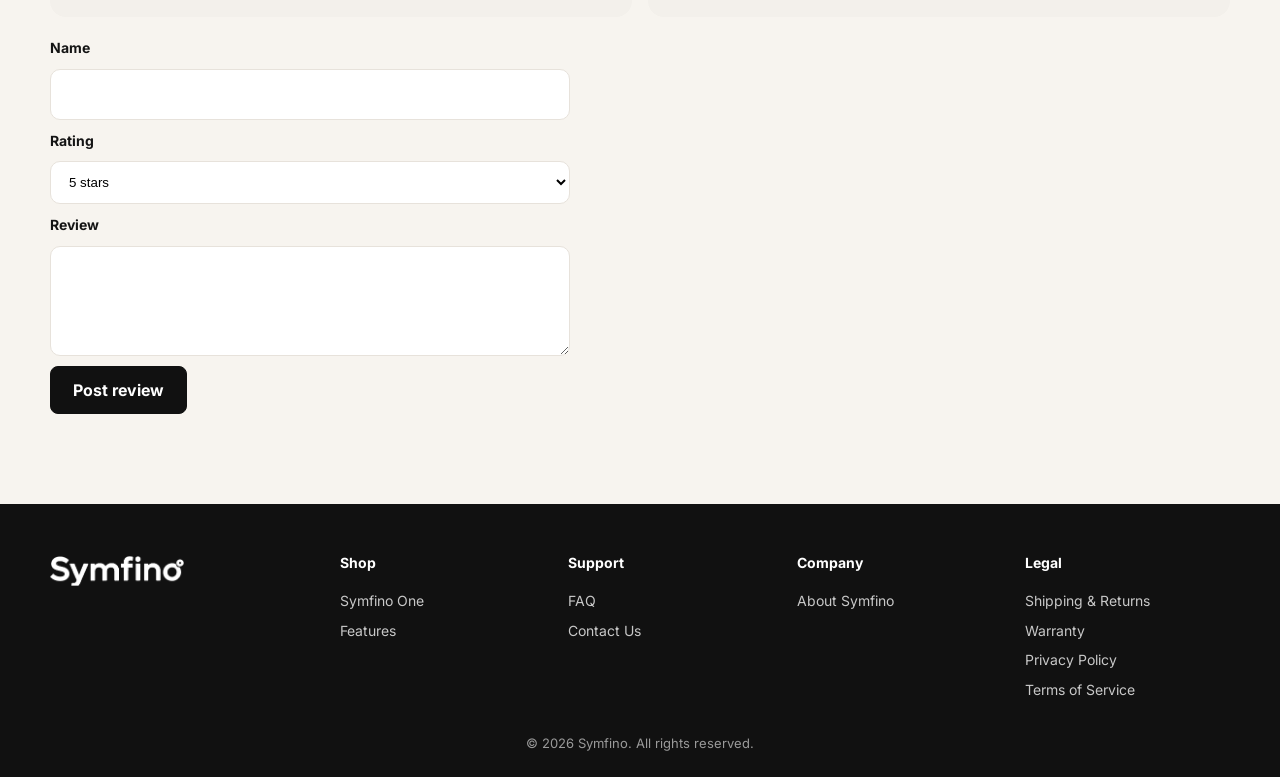
<file: shop.html>
<!doctype html>
<html lang="en">
<head>
  <meta charset="utf-8">
  <meta name="viewport" content="width=device-width, initial-scale=1">
  <title>Symfino One — Shop</title>
  <meta name="description" content="Shop Symfino One. Camera-free fall monitoring for the home.">
  <link rel="canonical" href="https://scarss11.github.io/sketch/shop.html">
  <meta property="og:type" content="website">
  <meta property="og:site_name" content="Symfino">
  <meta property="og:title" content="Symfino One — Shop">
  <meta property="og:description" content="Shop Symfino One. Camera-free fall monitoring for the home.">
  <meta property="og:url" content="https://scarss11.github.io/sketch/shop.html">
  <meta property="og:image" content="https://scarss11.github.io/sketch/preview/symfino/og.jpg">
  <meta property="og:image:width" content="1200">
  <meta property="og:image:height" content="630">
  <meta name="twitter:card" content="summary_large_image">
  <meta name="twitter:image" content="https://scarss11.github.io/sketch/preview/symfino/og.jpg">
  <link href="https://fonts.googleapis.com/css2?family=Inter:wght@400;500;600;700;800&display=swap" rel="stylesheet">
  <style>
    :root { --ink:#141414; --muted:#5e656e; --bg:#f7f4ef; --line:#e7e2db; --teal:#14b8a6; --black:#111; }
    * { box-sizing:border-box; }
    body { margin:0; background:var(--bg); color:var(--ink); font-family:Inter,Helvetica,Arial,sans-serif; line-height:1.55; }
    a { color:inherit; text-decoration:none; }
    img { max-width:100%; display:block; }
    button, input { font:inherit; }
    .announce { margin:0; background:#111; color:#e8e8e8; display:flex; justify-content:center; align-items:center; gap:clamp(6px, 1.6vw, 22px); flex-wrap:nowrap; overflow:hidden; font-size:clamp(10px, 2.55vw, 13px); font-weight:500; padding:8px 8px; border-bottom:1px solid #1c1c1c; white-space:nowrap; scrollbar-width:none; }
    .announce::-webkit-scrollbar { display:none; }
    .announce span { display:inline-flex; align-items:center; gap:8px; flex:none; }
    .announce svg { flex:none; }
    .site-header { background:#fff; position:sticky; top:0; z-index:20; border-bottom:1px solid #f0ece7; }
    .bar { display:grid; grid-template-columns:1fr auto; align-items:center; min-height:72px; width:min(1180px, calc(100% - 40px)); margin:0 auto; position:relative; }
    .start { display:flex; align-items:center; gap:4px; position:relative; z-index:2; pointer-events:none; }
    .start > * { pointer-events:auto; }
    .logo img { height:34px; width:auto; }
    .icons { display:flex; align-items:center; position:relative; z-index:2; pointer-events:none; }
    .icons > * { pointer-events:auto; }
    .icon-link, .icon-btn { width:42px; height:42px; display:inline-flex; align-items:center; justify-content:center; border:0; background:transparent; color:inherit; cursor:pointer; position:relative; }
    .icon-btn svg { position:absolute; inset:0; margin:auto; }
    .icon-btn .icon-close, .icon-btn[aria-expanded="true"] .icon-open { display:none; }
    .icon-btn[aria-expanded="true"] .icon-close { display:block; }
    .site-nav { display:none; }
    .site-nav.is-open { display:block; position:absolute; left:0; right:0; top:100%; background:#fff; border-bottom:1px solid var(--line); padding:8px 20px 18px; }
    .site-nav ul { list-style:none; margin:0; padding:0; }
    .site-nav a { display:block; font-size:18px; font-weight:600; padding:12px 0; border-bottom:1px solid #f0ece7; }
    @media (min-width:800px) {
      .icon-btn { display:none; }
      .site-nav, .site-nav.is-open { display:flex; position:absolute; left:0; right:0; top:50%; transform:translateY(-50%); justify-content:center; background:transparent; border:0; padding:0; }
      .site-nav ul { display:flex; gap:8px; }
      .site-nav a { border:0; font-size:15px; font-weight:500; padding:8px 14px; }
      .only-mobile { display:none; }
    }
    .wrap { width:min(1180px, calc(100% - 40px)); margin:0 auto; }
    .page { padding:28px 0 72px; }
    .buy { display:grid; grid-template-columns:1.15fr .85fr; gap:48px; align-items:center; }
    .gallery { display:grid; grid-template-columns:72px 1fr; gap:12px; align-items:center; }
    .thumbs { display:flex; flex-direction:column; gap:8px; }
    .thumbs button { border:1px solid transparent; padding:0; background:#fff; border-radius:8px; overflow:hidden; cursor:pointer; }
    .thumbs button.is-on { border-color:#111; }
    .thumbs img { width:72px; height:72px; object-fit:cover; }
    .stage { position:relative; background:#fff; border-radius:16px; overflow:hidden; }
    .stage img, .thumbs img { object-position: 78% center; }
    .stage img.is-center, .thumbs img.frame-center { object-position: center center; }
    .stage img { width:100%; aspect-ratio:1; object-fit:cover; }
    .stage .nav { position:absolute; top:50%; transform:translateY(-50%); width:36px; height:36px; border:0; border-radius:50%; background:#fff; box-shadow:0 4px 12px rgba(0,0,0,.12); cursor:pointer; }
    .stage .prev { left:12px; }
    .stage .next { right:12px; }
    .buy h1 { margin:0 0 6px; font-size:40px; font-weight:800; letter-spacing:-.03em; }
    .sub { margin:0 0 12px; color:#374151; }
    .price { display:flex; align-items:center; gap:10px; flex-wrap:wrap; margin:0 0 16px; font-size:32px; font-weight:700; }
    .price s { color:#9aa1ab; font-size:20px; font-weight:600; }
    .price .off { background:#14b8a6; color:#fff; border-radius:999px; padding:4px 10px; font-size:13px; font-weight:700; }
    .checks { list-style:none; padding:0; margin:0 0 20px; }
    .checks li { padding:5px 0 5px 26px; position:relative; }
    .checks li::before { content:"✓"; position:absolute; left:0; color:var(--teal); font-weight:700; }
    .buy-actions { display:flex; flex-direction:column; gap:10px; max-width:420px; }
    .btn { display:flex; align-items:center; justify-content:center; min-height:48px; border-radius:8px; font-weight:700; border:1px solid #111; }
    .btn.fill { background:#111; color:#fff; }
    .btn.line { background:#fff; color:#111; }
    .trust-row { display:grid; grid-template-columns:1fr; gap:10px; margin-top:28px; color:#374151; font-size:14px; font-weight:600; }
    .trust-row span { display:flex; align-items:flex-start; gap:8px; }
    .trust-row svg { flex:none; margin-top:2px; }
    .specs { margin:28px 0 0; display:grid; gap:16px; }
    .specs h2 { margin:0; font-size:22px; }
    .specs p { margin:0; }
    .specs strong { display:block; }
    .trust { color:var(--muted); font-size:14px; margin-top:16px; }
    .explain { margin-top:48px; }
    .explain h2 { margin:0 0 16px; font-size:28px; }
    .explain ol { margin:0; padding-left:20px; display:grid; gap:12px; }
    .feats { display:grid; grid-template-columns:repeat(3,minmax(0,1fr)); gap:14px; }
    .feats article { text-align:center; padding:22px 14px; border:1px solid rgba(20,20,20,.1); border-radius:16px; background:#fff; }
    .feats .mark { width:36px; height:36px; margin:0 auto 8px; }
    .feats h3 { margin:0; font-size:15px; }
    .feats p { margin:4px 0 0; color:var(--muted); font-size:14px; }
    .player { overflow:hidden; }
    .player video { width:100%; height:320px; object-fit:cover; background:#111; }
    .rooms { display:grid; grid-template-columns:repeat(3,minmax(0,1fr)); gap:16px; }
    .rooms figure { margin:0; position:relative; overflow:hidden; }
    .rooms img { width:100%; height:210px; object-fit:cover; }
    .rooms figcaption { position:absolute; left:10px; right:10px; bottom:10px; background:rgba(255,255,255,.92); border-radius:10px; text-align:center; font-weight:700; padding:8px; }
    .ask details { background:#fff; border:1px solid #ece7e1; border-radius:10px; margin-bottom:10px; padding:0 16px; }
    .ask summary { cursor:pointer; list-style:none; display:flex; justify-content:space-between; align-items:center; gap:12px; padding:14px 0; font-weight:600; }
    .ask summary::-webkit-details-marker { display:none; }
    .ask summary::after { content:"+"; color:#6b7280; font-size:20px; font-weight:400; }
    .ask details[open] summary::after { content:"–"; }
    .ask p { margin:0 0 14px; color:var(--muted); }
    .note { color:var(--muted); font-size:14px; }
    .review-grid { display:grid; grid-template-columns:repeat(2,minmax(0,1fr)); gap:16px; }
    .review-form { display:grid; gap:10px; max-width:520px; margin-top:20px; }
    .review-form label { font-weight:700; font-size:14px; }
    .review-form input, .review-form select, .review-form textarea { width:100%; border:1px solid var(--line); border-radius:10px; background:#fff; padding:12px 14px; }
    .review-form textarea { min-height:110px; resize:vertical; }
    .review-form .btn { width:fit-content; padding:0 22px; cursor:pointer; }
    .review-status { margin:8px 0 0; color:var(--muted); font-size:14px; }
    .review-grid article { background:#f3f0eb; border-radius:16px; padding:20px; }
    .review-grid .stars { margin:0 0 8px; letter-spacing:.08em; }
    .review-grid p { margin:0; }
    .review-grid .who { margin-top:12px; font-weight:700; font-size:14px; }
    .site-footer { background:#111; color:#d7d7d7; padding:48px 0 24px; }
    .foot { display:grid; grid-template-columns:1.3fr repeat(4, 1fr); gap:24px; }
    .site-footer h2 { margin:0 0 12px; color:#fff; font-size:14px; }
    .site-footer ul { margin:0; padding:0; list-style:none; }
    .site-footer a { color:#c8c8c8; font-size:14px; display:inline-block; padding:4px 0; }
    .site-footer .logo img { height:30px; filter:brightness(0) invert(1); }
    .copy { text-align:center; color:#9a9a9a; font-size:13px; margin:28px 0 0; }
    @media (max-width:800px) {
      .buy, .gallery, .foot { grid-template-columns:1fr; }
      .thumbs { flex-direction:row; }
      .trust-row, .review-grid, .feats, .rooms { grid-template-columns:1fr; }
      .player { margin-left:-20px; margin-right:-20px; }
    }
  </style>
  <link rel="icon" href="favicon.ico" sizes="any">
  <link rel="icon" type="image/png" sizes="32x32" href="preview/symfino/favicon-32.png">
  <link rel="apple-touch-icon" href="preview/symfino/apple-touch-icon.png">
</head>
<body>
  <p class="announce">
    <span><svg width="16" height="16" viewBox="0 0 24 24" fill="none" stroke="currentColor" stroke-width="1.6"><path d="M3 7h11v8H3zM14 10h4l3 3v2h-7z"/><circle cx="7" cy="18" r="2"/><circle cx="17" cy="18" r="2"/></svg> Free U.S. Shipping</span>
    <span><svg width="16" height="16" viewBox="0 0 24 24" fill="none" stroke="currentColor" stroke-width="1.6"><circle cx="12" cy="12" r="8"/><path d="M12 8v5l3 2"/></svg> 10 Business Days</span>
    <span><svg width="16" height="16" viewBox="0 0 24 24" fill="none" stroke="currentColor" stroke-width="1.6"><path d="M12 3l7 3v6c0 4.5-3 7.5-7 9-4-1.5-7-4.5-7-9V6z"/></svg> 1-Year Warranty</span>
  </p>
  <header class="site-header">
    <div class="bar">
      <div class="start">
        <button class="icon-btn" type="button" aria-expanded="false" aria-controls="SiteNav" aria-label="Open menu" data-label-open="Open menu" data-label-close="Close menu">
          <svg class="icon-open" width="22" height="22" viewBox="0 0 24 24" fill="none" stroke="currentColor" stroke-width="1.6"><path d="M3 7h18M3 12h18M3 17h18"/></svg>
          <svg class="icon-close" width="22" height="22" viewBox="0 0 24 24" fill="none" stroke="currentColor" stroke-width="1.6"><path d="M6 6l12 12M18 6L6 18"/></svg>
        </button>
        <a class="logo" href="index.html"><img src="preview/symfino/logo.png" alt="Symfino"></a>
      </div>
      <nav id="SiteNav" class="site-nav" aria-label="Page">
        <ul>
          <li><a href="shop.html">Symfino One</a></li>
          <li><a href="how.html">How It Works</a></li>
          <li><a href="index.html#features">Features</a></li>
          <li class="only-mobile"><a href="account.html">Account</a></li>
          <li class="only-mobile"><a href="cart.html">Cart</a></li>
        </ul>
      </nav>
      <div class="icons">
        <a class="icon-link" href="shop.html" aria-label="Search"><svg width="22" height="22" viewBox="0 0 24 24" fill="none" stroke="currentColor" stroke-width="1.6"><circle cx="11" cy="11" r="7"/><path d="M20 20l-3.5-3.5"/></svg></a>
        <a class="icon-link" href="account.html" aria-label="Account"><svg width="22" height="22" viewBox="0 0 24 24" fill="none" stroke="currentColor" stroke-width="1.6"><circle cx="12" cy="8" r="3.2"/><path d="M5 19c1.4-3 3.8-4.5 7-4.5S17.6 16 19 19"/></svg></a>
        <a class="icon-link" href="cart.html" aria-label="Cart"><svg width="22" height="22" viewBox="0 0 24 24" fill="none" stroke="currentColor" stroke-width="1.6"><path d="M6 7h12l-1 12H7z"/><path d="M9 7a3 3 0 0 1 6 0"/></svg></a>
      </div>
    </div>
  </header>
  <main class="page">
    <div class="wrap">
      <div class="buy">
        <div class="gallery">
          <div class="thumbs" id="thumbs">
            <button type="button" class="is-on" data-src="preview/symfino/product-table.jpg"><img src="preview/symfino/product-table.jpg" alt="Symfino One"></button>
            <button type="button" data-src="preview/symfino/device-wall.jpg"><img src="preview/symfino/device-wall.jpg" alt="Symfino One on the wall"></button>
            <button type="button" data-src="preview/symfino/gallery-living.jpg" data-center="1"><img class="frame-center" src="preview/symfino/gallery-living.jpg" alt="Symfino One in a living room"></button>
            <button type="button" data-src="preview/symfino/gallery-kitchen.jpg" data-center="1"><img class="frame-center" src="preview/symfino/gallery-kitchen.jpg" alt="Symfino One in a kitchen"></button>
          </div>
          <div class="stage">
            <img id="mainPhoto" src="preview/symfino/product-table.jpg" alt="Symfino One">
            <button class="nav prev" type="button" id="prevPhoto" aria-label="Previous photo">‹</button>
            <button class="nav next" type="button" id="nextPhoto" aria-label="Next photo">›</button>
          </div>
        </div>
        <div>
          <h1>Symfino One</h1>
          <p class="price"><span>$299</span> <span class="off">40% off</span></p>
          <ul class="checks">
            <li>Camera-free and privacy-first</li>
            <li>No wearable required</li>
            <li>60GHz mmWave sensing</li>
            <li>Phone alerts through the app</li>
            <li>Quick and simple setup</li>
          </ul>
          <div class="buy-actions">
            <a class="btn fill" href="cart.html">Add to Cart</a>
            <a class="btn line" href="cart.html">Buy Now</a>
          </div>
          <div class="trust-row">
            <span><svg width="18" height="18" viewBox="0 0 24 24" fill="none" stroke="currentColor" stroke-width="1.6"><path d="M3 7h11v8H3zM14 10h4l3 3v2h-7z"/><circle cx="7" cy="18" r="2"/><circle cx="17" cy="18" r="2"/></svg> Free U.S. Shipping</span>
            <span><svg width="18" height="18" viewBox="0 0 24 24" fill="none" stroke="currentColor" stroke-width="1.6"><circle cx="12" cy="12" r="8"/><path d="M12 8v5l3 2"/></svg> Estimated Shipping: Approximately 10 Business Days</span>
            <span><svg width="18" height="18" viewBox="0 0 24 24" fill="none" stroke="currentColor" stroke-width="1.6"><path d="M12 3l7 3v6c0 4.5-3 7.5-7 9-4-1.5-7-4.5-7-9V6z"/></svg> 1-Year Limited Warranty</span>
          </div>
          <p class="trust">This shipping time is an estimate for the United States, not a guaranteed delivery date. Symfino One includes a 1-year limited warranty covering manufacturing defects. If your device experiences a qualifying defect during the warranty period, we will provide a replacement at no additional cost.</p>
          <div class="specs">
            <h2>App &amp; Connectivity</h2>
            <p><strong>App Compatibility</strong> Works with the Tuya Smart app.</p>
            <p><strong>Fall Detection Alerts</strong> Receive fall detection push notifications directly on your smartphone without a mandatory subscription.</p>
            <p><strong>Optional Alerts</strong> SMS and phone-call notifications may require additional fees.</p>
          </div>
          <p class="trust">Not a medical device or a substitute for emergency assistance. 2.4GHz Wi-Fi is required for remote alerts.</p>
        </div>
      </div>
      <section class="explain">
        <h2>How it works</h2>
        <ol>
          <li><strong>It monitors the room.</strong> Put Symfino One on a shelf or the wall. It senses movement with 60GHz radar. There is no camera and nothing to wear.</li>
          <li><strong>It looks for a possible fall.</strong> If someone goes down and stays low, it can flag that movement. It is meant for one person in the room.</li>
          <li><strong>It alerts your phone.</strong> With 2.4GHz Wi-Fi, a fall detection push notification can arrive in the Tuya Smart app. There is no mandatory subscription. Optional SMS and phone-call alerts may require additional fees. It does not call emergency services, and an alert can be missed.</li>
        </ol>
      </section>
      <section class="explain">
        <h2>Key Features</h2>
        <div class="feats">
          <article><div class="mark" aria-hidden="true"><svg viewBox="0 0 24 24" fill="none" stroke="currentColor" stroke-width="1.6"><circle cx="12" cy="5" r="2"/><path d="M8 22l4-8 4 8M12 9v5"/></svg></div><h3>Fall Detection</h3><p>Identifies potential falls in real time</p></article>
          <article><div class="mark" aria-hidden="true"><svg viewBox="0 0 24 24" fill="none" stroke="currentColor" stroke-width="1.6"><path d="M6 20V8a2 2 0 0 1 2-2h3v14"/><path d="M11 10h5a2 2 0 0 1 2 2v8"/></svg></div><h3>Bathroom Use</h3><p>Tracks extended or frequent use</p></article>
          <article><div class="mark" aria-hidden="true"><svg viewBox="0 0 24 24" fill="none" stroke="currentColor" stroke-width="1.6"><circle cx="12" cy="5" r="2"/><path d="M12 7v6l4 6M8 19l4-6"/></svg></div><h3>Activity Changes</h3><p>Alerts on significant routine changes</p></article>
        </div>
      </section>
      <section class="explain">
        <h2>Watch How Symfino One Works</h2>
        <div class="player">
          <video src="preview/symfino/symfino-home.mp4" autoplay muted loop playsinline preload="metadata" aria-label="Symfino One in the home"></video>
        </div>
      </section>
      <section class="explain">
        <h2>Fits Seamlessly Into Your Home</h2>
        <div class="rooms">
          <figure><img src="preview/symfino/room-bedroom.jpg" alt="A bedroom."><figcaption>Bedroom</figcaption></figure>
          <figure><img src="preview/symfino/room-living.jpg" alt="A living room."><figcaption>Living Room</figcaption></figure>
          <figure><img src="preview/symfino/room-bathroom.jpg" alt="A bathroom."><figcaption>Bathroom</figcaption></figure>
        </div>
      </section>
      <section class="explain">
        <h2>Frequently Asked Questions</h2>
        <div class="ask">
          <details><summary>Does it use a camera?</summary><p>No. Symfino One uses 60GHz mmWave radar. It does not record images or video.</p></details>
          <details><summary>Is there anything to wear?</summary><p>No. Nothing to wear.</p></details>
          <details><summary>What Wi-Fi do I need?</summary><p>2.4GHz Wi-Fi is required for remote alerts.</p></details>
          <details><summary>How are alerts sent?</summary><p>Fall detection push notifications are sent through the Tuya Smart app when Wi-Fi and internet are available.</p></details>
          <details><summary>Do I need a subscription to receive fall alerts?</summary><p>No. Symfino One sends fall detection push notifications through the Tuya Smart app without a mandatory subscription. Optional SMS and phone-call alerts may incur additional charges.</p></details>
          <details><summary>Is it a medical device?</summary><p>No. It is not a medical device or a substitute for emergency assistance.</p></details>
        </div>
        <p class="note">Alerts can be missed. Positioning, obstructions, room conditions, pets, multiple people, and slow or unusual falls can affect detection.</p>
      </section>
      <section class="explain">
        <h2>Reviews</h2>
        <div class="review-grid">
          <article><p class="stars">★★★★★</p><p>“We set it on a shelf in the living room. No camera, nothing to wear, and the phone alert was easy to understand.”</p><p class="who">Andrea L.</p></article>
          <article><p class="stars">★★★★★</p><p>“Setup took a few minutes. It stays out of the way and the app shows when something unusual happens.”</p><p class="who">James P.</p></article>
        </div>
        <form class="review-form" id="ReviewForm">
          <label for="ReviewName">Name</label>
          <input id="ReviewName" name="name" type="text" required maxlength="80">
          <label for="ReviewStars">Rating</label>
          <select id="ReviewStars" name="rating" required>
            <option value="5">5 stars</option>
            <option value="4">4 stars</option>
            <option value="3">3 stars</option>
            <option value="2">2 stars</option>
            <option value="1">1 star</option>
          </select>
          <label for="ReviewText">Review</label>
          <textarea id="ReviewText" name="review" required maxlength="600"></textarea>
          <button class="btn fill" type="submit">Post review</button>
          <p class="review-status" id="ReviewStatus" role="status"></p>
        </form>
      </section>
    </div>
  </main>
  <footer class="site-footer">
    <div class="wrap foot">
      <a class="logo" href="index.html"><img src="preview/symfino/logo.png" alt="Symfino"></a>
      <div>
        <h2>Shop</h2>
        <ul>
          <li><a href="shop.html">Symfino One</a></li>
          <li><a href="index.html#features">Features</a></li>
        </ul>
      </div>
      <div>
        <h2>Support</h2>
        <ul>
          <li><a href="faq.html">FAQ</a></li>
          <li><a href="contact.html">Contact Us</a></li>
        </ul>
      </div>
      <div>
        <h2>Company</h2>
        <ul><li><a href="care.html">About Symfino</a></li></ul>
      </div>
      <div>
        <h2>Legal</h2>
        <ul>
          <li><a href="care.html#shipping">Shipping &amp; Returns</a></li>
          <li><a href="care.html#warranty">Warranty</a></li>
          <li><a href="contact.html#privacy">Privacy Policy</a></li>
          <li><a href="contact.html#terms">Terms of Service</a></li>
        </ul>
      </div>
    </div>
    <p class="copy">© 2026 Symfino. All rights reserved.</p>
  </footer>
  <script>
    (function () {
      var button = document.querySelector('button.icon-btn');
      var nav = document.getElementById('SiteNav');
      button.addEventListener('click', function () {
        var open = button.getAttribute('aria-expanded') !== 'true';
        button.setAttribute('aria-expanded', String(open));
        button.setAttribute('aria-label', open ? button.dataset.labelClose : button.dataset.labelOpen);
        nav.classList.toggle('is-open', open);
      });
      var main = document.getElementById('mainPhoto');
      var thumbs = Array.prototype.slice.call(document.querySelectorAll('#thumbs button'));
      var index = 0;
      function show(i) {
        index = (i + thumbs.length) % thumbs.length;
        main.src = thumbs[index].getAttribute('data-src');
        main.classList.toggle('is-center', thumbs[index].getAttribute('data-center') === '1');
        thumbs.forEach(function (thumb, n) { thumb.classList.toggle('is-on', n === index); });
      }
      thumbs.forEach(function (thumb, n) { thumb.addEventListener('click', function () { show(n); }); });
      document.getElementById('prevPhoto').addEventListener('click', function () { show(index - 1); });
      document.getElementById('nextPhoto').addEventListener('click', function () { show(index + 1); });
      var reviewForm = document.getElementById('ReviewForm');
      var reviewGrid = document.querySelector('.review-grid');
      var reviewStatus = document.getElementById('ReviewStatus');
      function stars(n) { return '★★★★★'.slice(0, n) + '☆☆☆☆☆'.slice(0, 5 - n); }
      function addReview(entry) {
        var article = document.createElement('article');
        var star = document.createElement('p');
        star.className = 'stars';
        star.textContent = stars(entry.rating);
        var quote = document.createElement('p');
        quote.textContent = '“' + entry.text + '”';
        var who = document.createElement('p');
        who.className = 'who';
        who.textContent = entry.name;
        article.appendChild(star);
        article.appendChild(quote);
        article.appendChild(who);
        reviewGrid.appendChild(article);
      }
      var saved = [];
      try { saved = JSON.parse(localStorage.getItem('symfino-reviews') || '[]'); } catch (err) { saved = []; }
      saved.forEach(addReview);
      reviewForm.addEventListener('submit', function (event) {
        event.preventDefault();
        var entry = {
          name: reviewForm.name.value.trim(),
          rating: Number(reviewForm.rating.value),
          text: reviewForm.review.value.trim()
        };
        if (!entry.name || !entry.text) return;
        addReview(entry);
        saved.push(entry);
        localStorage.setItem('symfino-reviews', JSON.stringify(saved));
        reviewForm.reset();
        reviewStatus.textContent = 'Thanks. Your review was added on this browser.';
      });
    })();
  </script>
</body>
</html>
</file>
